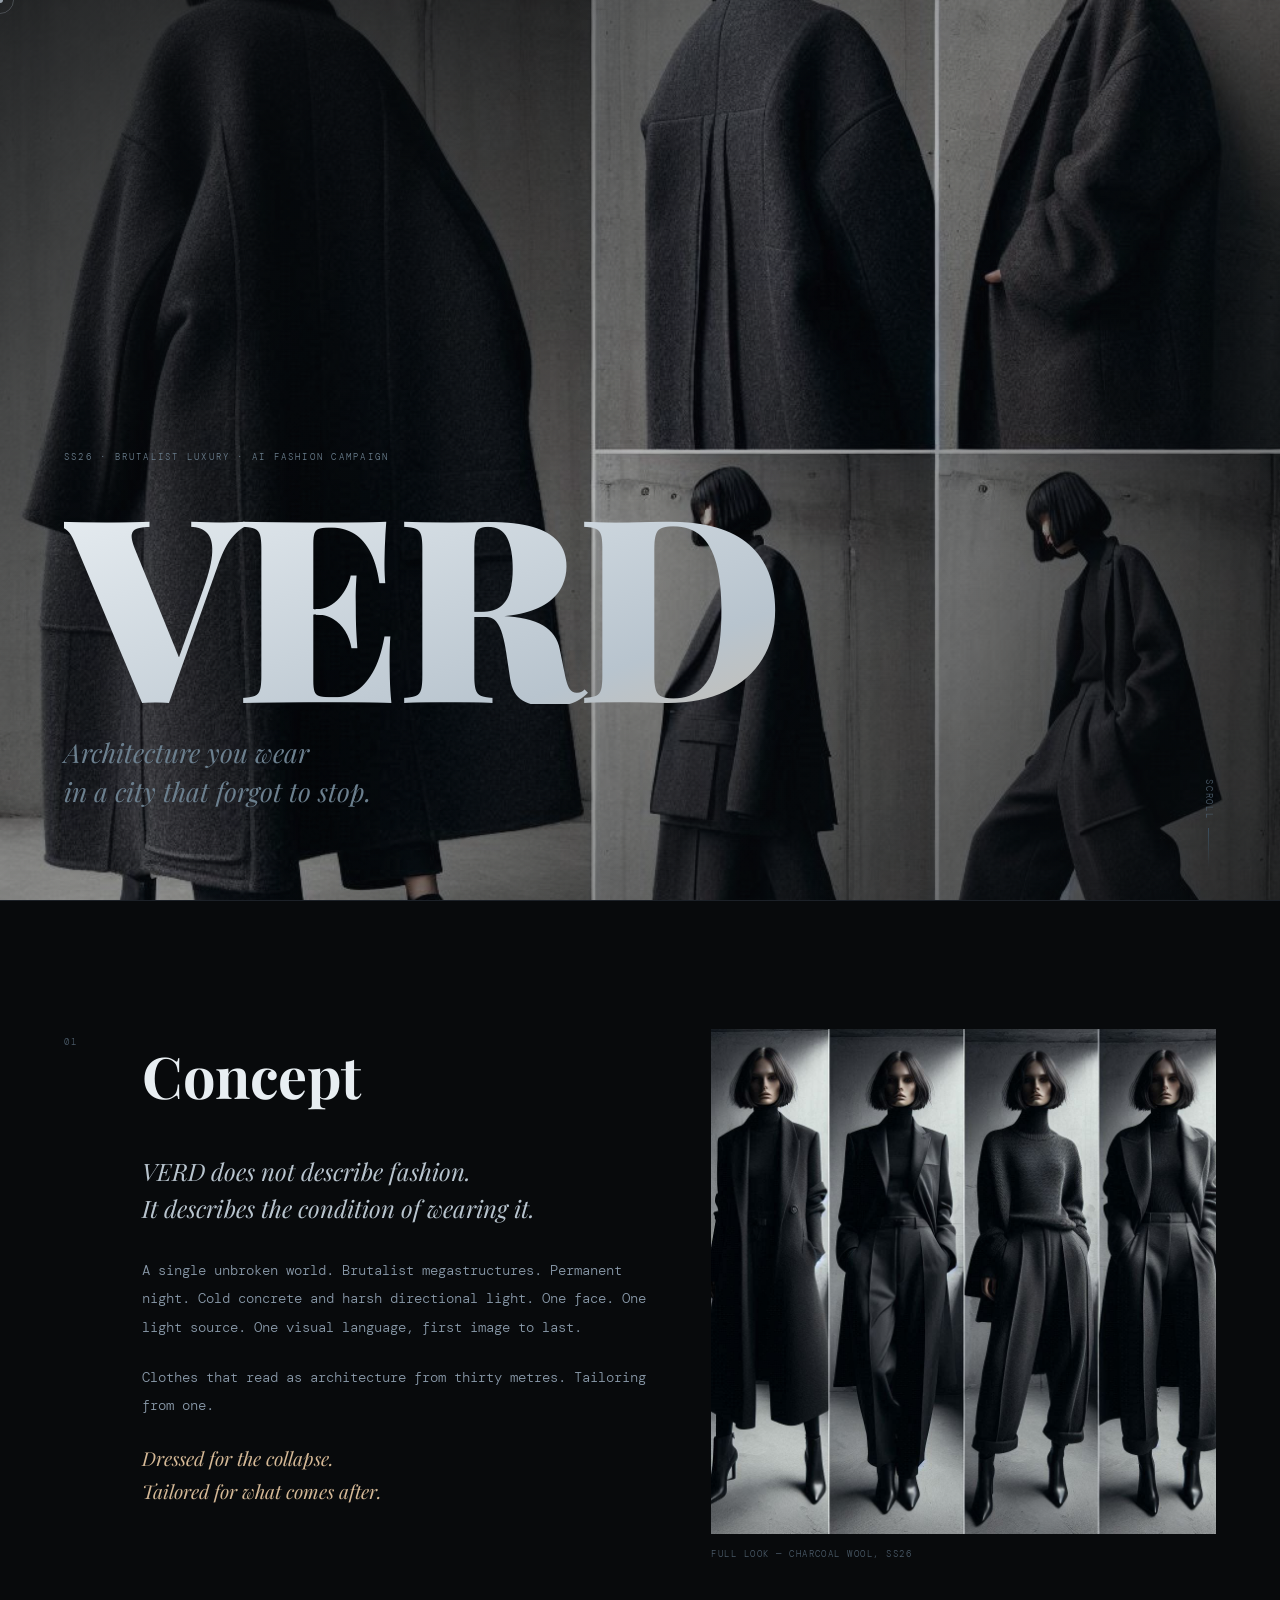
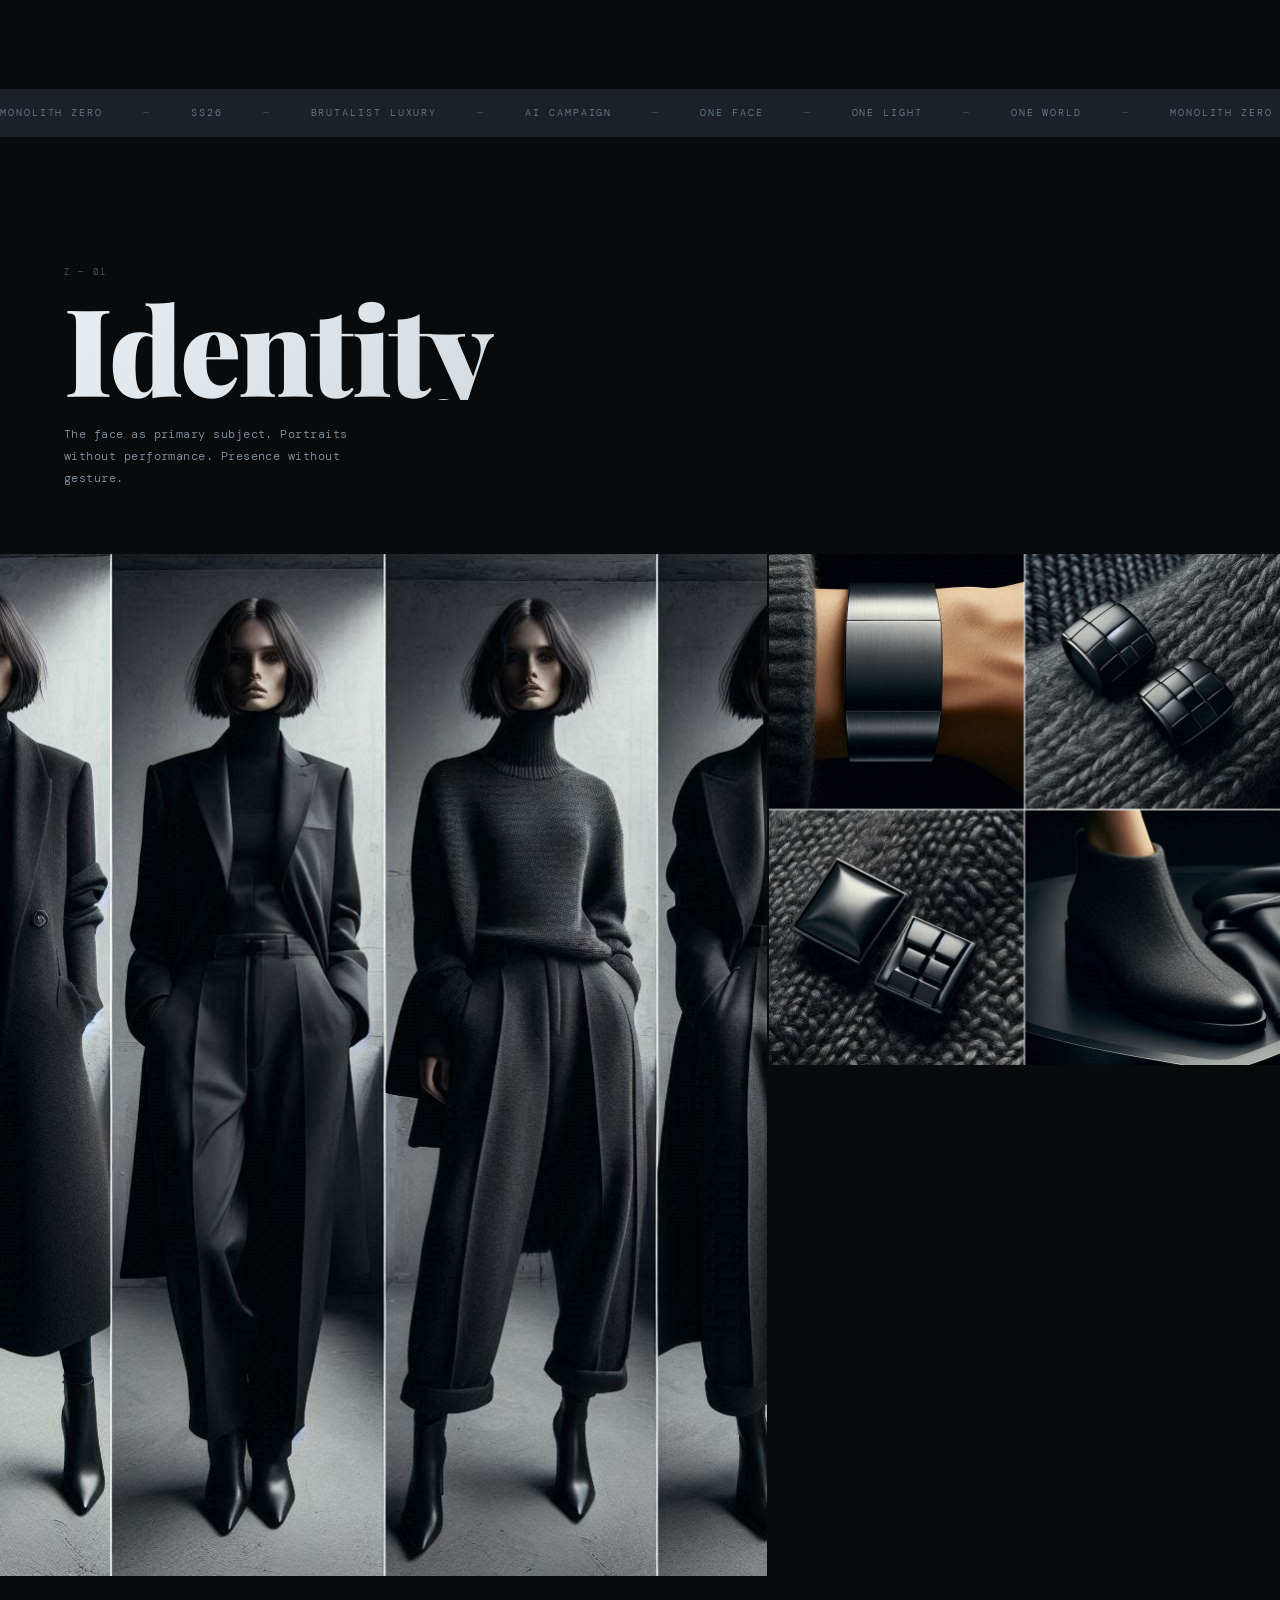
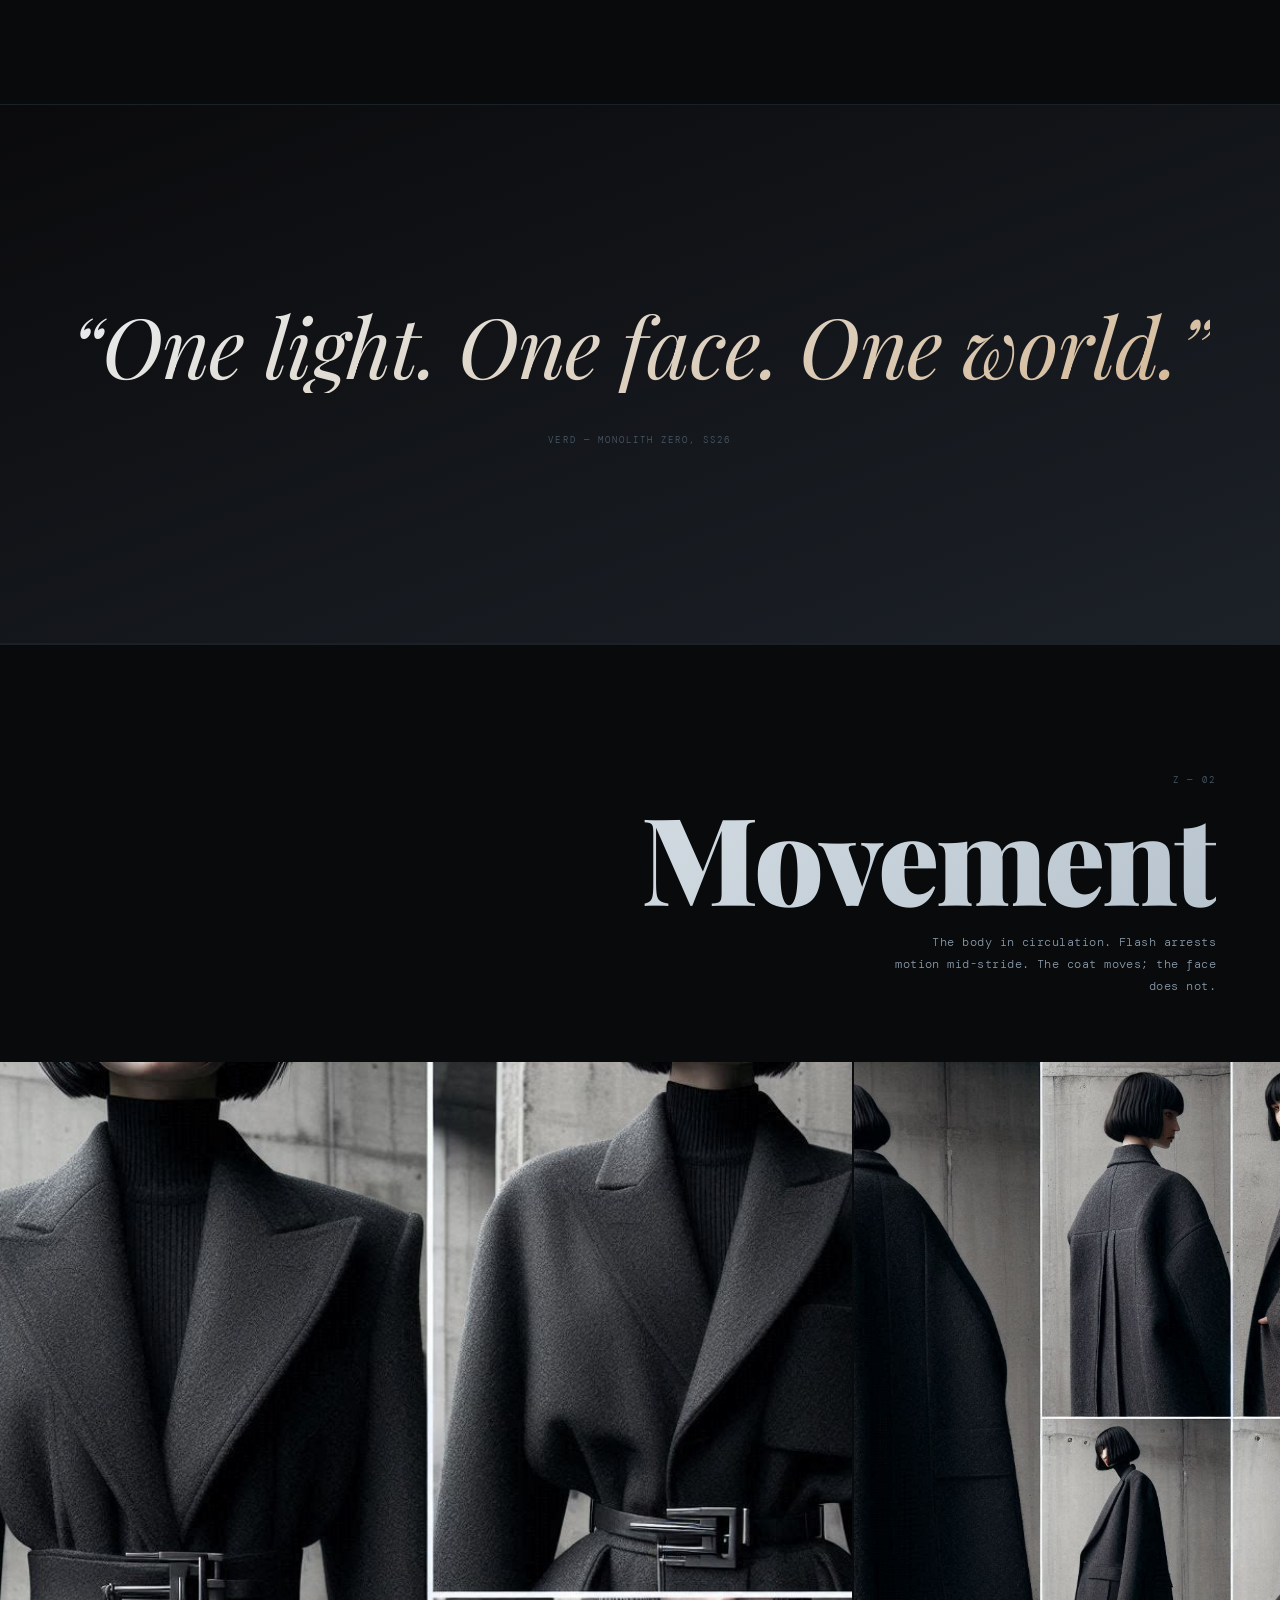
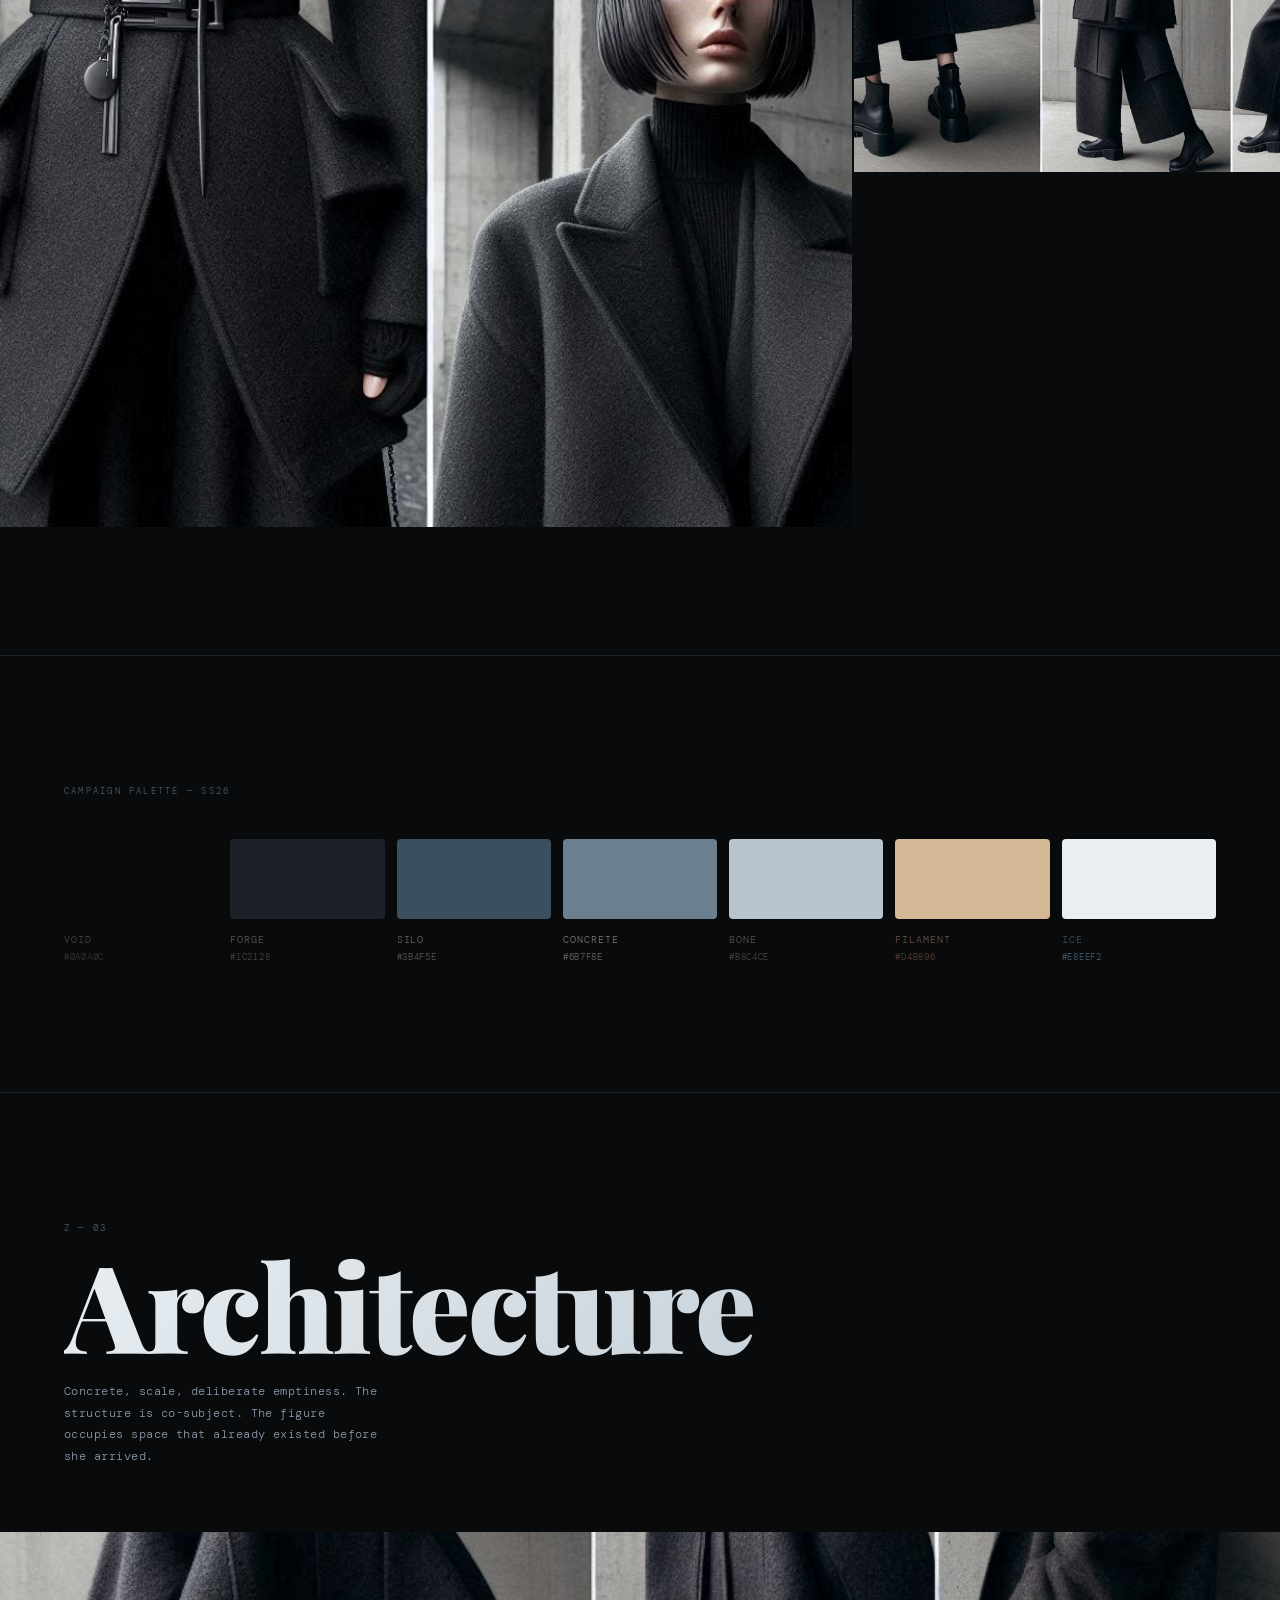
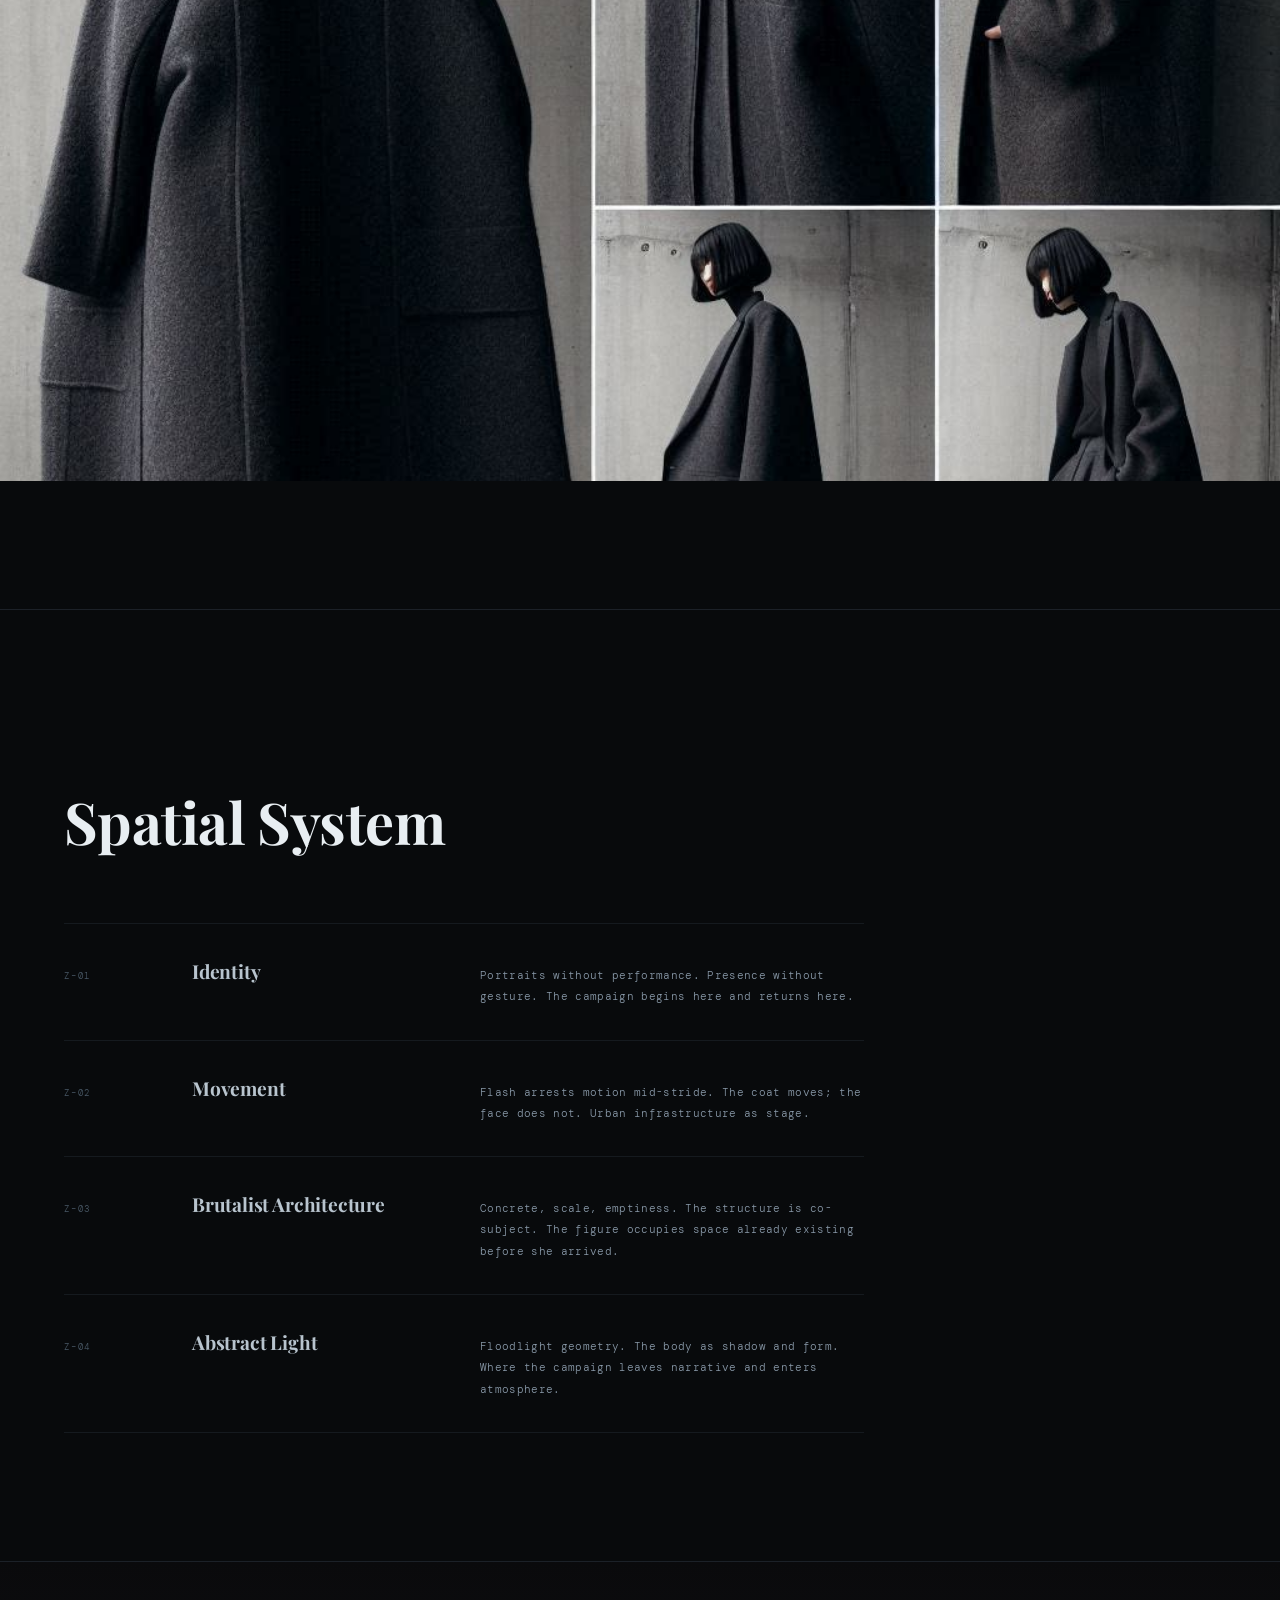
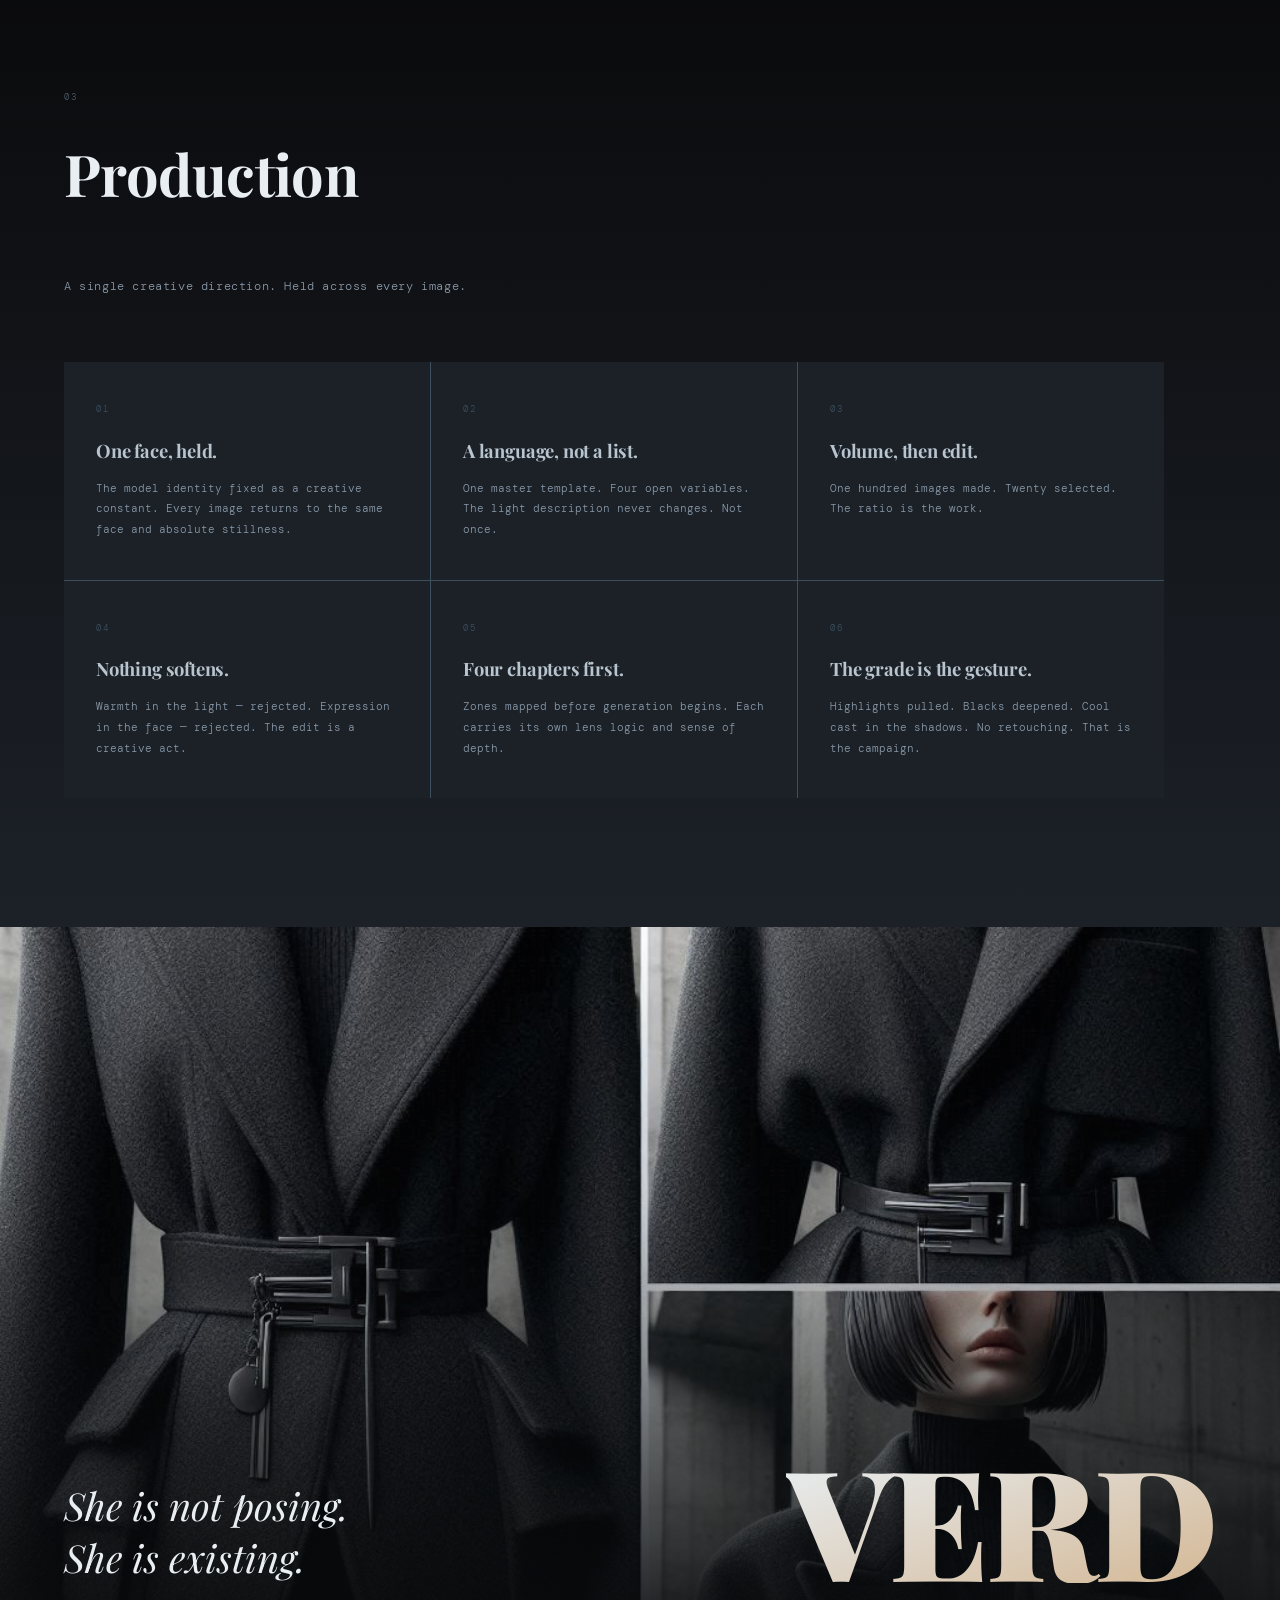
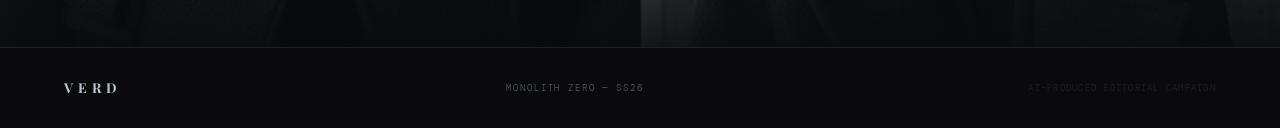
<file: index.html>
<!DOCTYPE html>
<html lang="en">
<head>
  <meta charset="UTF-8" />
  <meta name="viewport" content="width=device-width, initial-scale=1.0" />
  <title>VERD — Monolith Zero SS26</title>
  <meta name="description" content="VERD. Monolith Zero. SS26. Brutalist luxury fashion campaign." />
  <link rel="preconnect" href="https://fonts.googleapis.com" />
  <link rel="preconnect" href="https://fonts.gstatic.com" crossorigin />
  <link href="https://fonts.googleapis.com/css2?family=Playfair+Display:ital,wght@0,400;0,700;0,900;1,400;1,700&family=DM+Mono:wght@300;400&display=swap" rel="stylesheet" />
  <link rel="stylesheet" href="style.css" />
</head>
<body>

<div class="cursor" id="cursor"></div>
<div class="cursor-ring" id="cursorRing"></div>

<div class="loader" id="loader">
  <div class="loader-content">
    <h1 class="loader-title">VERD</h1>
    <p class="loader-sub">SS26 — MONOLITH ZERO</p>
    <div class="loader-line"><div class="loader-progress" id="loaderProgress"></div></div>
  </div>
</div>

<nav class="nav" id="nav">
  <span class="nav-brand">VERD</span>
  <div class="nav-links">
    <a href="#concept">Concept</a>
    <a href="#z01">Identity</a>
    <a href="#z02">Movement</a>
    <a href="#z03">Architecture</a>
  </div>
  <span class="nav-season">SS26 &mdash; Monolith Zero</span>
</nav>

<section class="hero" id="hero">
  <div class="hero-bg" id="heroBg">
    <img id="heroImg" src="" alt="VERD Campaign Hero" />
    <div class="hero-grain"></div>
  </div>
  <div class="hero-overlay"></div>
  <div class="hero-content">
    <p class="hero-eyebrow reveal">SS26 &middot; Brutalist Luxury &middot; AI Fashion Campaign</p>
    <h1 class="hero-title reveal" data-delay="200">VERD</h1>
    <p class="hero-tagline reveal" data-delay="400">Architecture you wear<br>in a city that forgot to stop.</p>
  </div>
  <div class="hero-scroll">
    <span class="scroll-text">Scroll</span>
    <div class="scroll-line"></div>
  </div>
</section>

<section class="concept" id="concept">
  <div class="concept-number reveal">01</div>
  <div class="concept-body">
    <h2 class="concept-heading reveal">Concept</h2>
    <p class="concept-lead reveal">VERD does not describe fashion.<br>It describes the condition of wearing it.</p>
    <p class="concept-p reveal">A single unbroken world. Brutalist megastructures. Permanent night. Cold concrete and harsh directional light. One face. One light source. One visual language, first image to last.</p>
    <p class="concept-p reveal">Clothes that read as architecture from thirty metres. Tailoring from one.</p>
    <p class="concept-close reveal">Dressed for the collapse.<br>Tailored for what comes after.</p>
  </div>
  <div class="concept-image reveal">
    <img id="conceptImg" src="" alt="VERD Concept — Full Look" />
    <div class="img-caption">Full Look — Charcoal Wool, SS26</div>
  </div>
</section>

<div class="ticker">
  <div class="ticker-track">
    <span>MONOLITH ZERO</span><span class="sep">&mdash;</span>
    <span>SS26</span><span class="sep">&mdash;</span>
    <span>BRUTALIST LUXURY</span><span class="sep">&mdash;</span>
    <span>AI CAMPAIGN</span><span class="sep">&mdash;</span>
    <span>ONE FACE</span><span class="sep">&mdash;</span>
    <span>ONE LIGHT</span><span class="sep">&mdash;</span>
    <span>ONE WORLD</span><span class="sep">&mdash;</span>
    <span>MONOLITH ZERO</span><span class="sep">&mdash;</span>
    <span>SS26</span><span class="sep">&mdash;</span>
    <span>BRUTALIST LUXURY</span><span class="sep">&mdash;</span>
    <span>AI CAMPAIGN</span><span class="sep">&mdash;</span>
    <span>ONE FACE</span><span class="sep">&mdash;</span>
    <span>ONE LIGHT</span><span class="sep">&mdash;</span>
    <span>ONE WORLD</span><span class="sep">&mdash;</span>
  </div>
</div>

<section class="zone" id="z01">
  <div class="zone-meta">
    <span class="zone-num reveal">Z &mdash; 01</span>
    <h2 class="zone-title reveal">Identity</h2>
    <p class="zone-desc reveal">The face as primary subject. Portraits without performance. Presence without gesture.</p>
  </div>
  <div class="zone-images zone-images--duo">
    <div class="zimg zimg--tall img-hover reveal">
      <img id="z01a" src="" alt="Identity I" />
      <span class="zimg-label">Four Looks — SS26</span>
    </div>
    <div class="zimg zimg--square img-hover reveal" data-delay="120">
      <img id="z01b" src="" alt="Identity II" />
      <span class="zimg-label">Accessories — Detail</span>
    </div>
  </div>
</section>

<div class="pull-quote">
  <blockquote class="reveal">
    <p>&ldquo;One light. One face. One world.&rdquo;</p>
    <cite>VERD &mdash; Monolith Zero, SS26</cite>
  </blockquote>
</div>

<section class="zone zone--flip" id="z02">
  <div class="zone-meta zone-meta--right">
    <span class="zone-num reveal">Z &mdash; 02</span>
    <h2 class="zone-title reveal">Movement</h2>
    <p class="zone-desc reveal">The body in circulation. Flash arrests motion mid-stride. The coat moves; the face does not.</p>
  </div>
  <div class="zone-images zone-images--featured">
    <div class="zimg zimg--featured img-hover reveal">
      <img id="z02a" src="" alt="Movement I" />
      <span class="zimg-label">Coat Construction — Front</span>
    </div>
    <div class="zimg zimg--portrait img-hover reveal" data-delay="150">
      <img id="z02b" src="" alt="Movement II" />
      <span class="zimg-label">Oversized Silhouette — Movement</span>
    </div>
  </div>
</section>

<section class="palette">
  <p class="palette-label reveal">Campaign Palette — SS26</p>
  <div class="palette-row">
    <div class="swatch reveal" data-delay="0" style="--sw-bg:#0a0a0c;--sw-text:#3b4f5e">
      <div class="sw-color" style="background:#0a0a0c"></div>
      <span class="sw-name" style="color:#444">Void</span>
      <span class="sw-hex" style="color:#333">#0A0A0C</span>
    </div>
    <div class="swatch reveal" data-delay="60" style="--sw-bg:#1c2128;--sw-text:#6b7f8e">
      <div class="sw-color" style="background:#1c2128"></div>
      <span class="sw-name" style="color:#555">Forge</span>
      <span class="sw-hex" style="color:#444">#1C2128</span>
    </div>
    <div class="swatch reveal" data-delay="120">
      <div class="sw-color" style="background:#3b4f5e"></div>
      <span class="sw-name" style="color:#666">Silo</span>
      <span class="sw-hex" style="color:#555">#3B4F5E</span>
    </div>
    <div class="swatch reveal" data-delay="180">
      <div class="sw-color" style="background:#6b7f8e"></div>
      <span class="sw-name" style="color:#777">Concrete</span>
      <span class="sw-hex" style="color:#666">#6B7F8E</span>
    </div>
    <div class="swatch reveal" data-delay="240">
      <div class="sw-color" style="background:#b8c4ce"></div>
      <span class="sw-name" style="color:#555">Bone</span>
      <span class="sw-hex" style="color:#444">#B8C4CE</span>
    </div>
    <div class="swatch reveal" data-delay="300">
      <div class="sw-color" style="background:#d4b896"></div>
      <span class="sw-name" style="color:#6a5040">Filament</span>
      <span class="sw-hex" style="color:#5a4030">#D4B896</span>
    </div>
    <div class="swatch reveal" data-delay="360">
      <div class="sw-color" style="background:#e8eef2"></div>
      <span class="sw-name" style="color:#3b4f5e">Ice</span>
      <span class="sw-hex" style="color:#4a5f6e">#E8EEF2</span>
    </div>
  </div>
</section>

<section class="zone" id="z03">
  <div class="zone-meta">
    <span class="zone-num reveal">Z &mdash; 03</span>
    <h2 class="zone-title reveal">Architecture</h2>
    <p class="zone-desc reveal">Concrete, scale, deliberate emptiness. The structure is co-subject. The figure occupies space that already existed before she arrived.</p>
  </div>
  <div class="zone-images zone-images--full">
    <div class="zimg zimg--cinematic img-hover reveal">
      <img id="z03a" src="" alt="Architecture I" />
      <span class="zimg-label">Full Look — Coat &amp; Volume</span>
    </div>
  </div>
</section>

<section class="spatial" id="spatial">
  <div class="spatial-inner">
    <p class="s-idx reveal">02</p>
    <h2 class="s-title reveal">Spatial System</h2>
    <ul class="s-list">
      <li class="s-item reveal"><span class="si-id">Z–01</span><span class="si-name">Identity</span><span class="si-text">Portraits without performance. Presence without gesture. The campaign begins here and returns here.</span></li>
      <li class="s-item reveal"><span class="si-id">Z–02</span><span class="si-name">Movement</span><span class="si-text">Flash arrests motion mid-stride. The coat moves; the face does not. Urban infrastructure as stage.</span></li>
      <li class="s-item reveal"><span class="si-id">Z–03</span><span class="si-name">Brutalist Architecture</span><span class="si-text">Concrete, scale, emptiness. The structure is co-subject. The figure occupies space already existing before she arrived.</span></li>
      <li class="s-item reveal"><span class="si-id">Z–04</span><span class="si-name">Abstract Light</span><span class="si-text">Floodlight geometry. The body as shadow and form. Where the campaign leaves narrative and enters atmosphere.</span></li>
    </ul>
  </div>
</section>

<section class="production">
  <div class="production-inner">
    <p class="s-idx reveal">03</p>
    <h2 class="s-title reveal">Production</h2>
    <p class="prod-intro reveal">A single creative direction. Held across every image.</p>
    <div class="prod-grid">
      <div class="prod-card reveal" data-delay="0"><span class="pc-num">01</span><h3>One face, held.</h3><p>The model identity fixed as a creative constant. Every image returns to the same face and absolute stillness.</p></div>
      <div class="prod-card reveal" data-delay="80"><span class="pc-num">02</span><h3>A language, not a list.</h3><p>One master template. Four open variables. The light description never changes. Not once.</p></div>
      <div class="prod-card reveal" data-delay="160"><span class="pc-num">03</span><h3>Volume, then edit.</h3><p>One hundred images made. Twenty selected. The ratio is the work.</p></div>
      <div class="prod-card reveal" data-delay="240"><span class="pc-num">04</span><h3>Nothing softens.</h3><p>Warmth in the light — rejected. Expression in the face — rejected. The edit is a creative act.</p></div>
      <div class="prod-card reveal" data-delay="320"><span class="pc-num">05</span><h3>Four chapters first.</h3><p>Zones mapped before generation begins. Each carries its own lens logic and sense of depth.</p></div>
      <div class="prod-card reveal" data-delay="400"><span class="pc-num">06</span><h3>The grade is the gesture.</h3><p>Highlights pulled. Blacks deepened. Cool cast in the shadows. No retouching. That is the campaign.</p></div>
    </div>
  </div>
</section>

<section class="closing" id="closing">
  <div class="closing-img img-hover">
    <img id="closingImg" src="" alt="VERD — Final Campaign Image" />
    <div class="closing-grain"></div>
  </div>
  <div class="closing-overlay"></div>
  <div class="closing-text">
    <p class="closing-line reveal">She is not posing.<br>She is existing.</p>
    <p class="closing-mark reveal" data-delay="200">VERD</p>
  </div>
</section>

<footer class="footer">
  <span class="f-brand">VERD</span>
  <span class="f-mid">Monolith Zero &mdash; SS26</span>
  <span class="f-right">AI-Produced Editorial Campaign</span>
</footer>

<script src="images.js"></script>
<script src="main.js"></script>
</body>
</html>
</file>
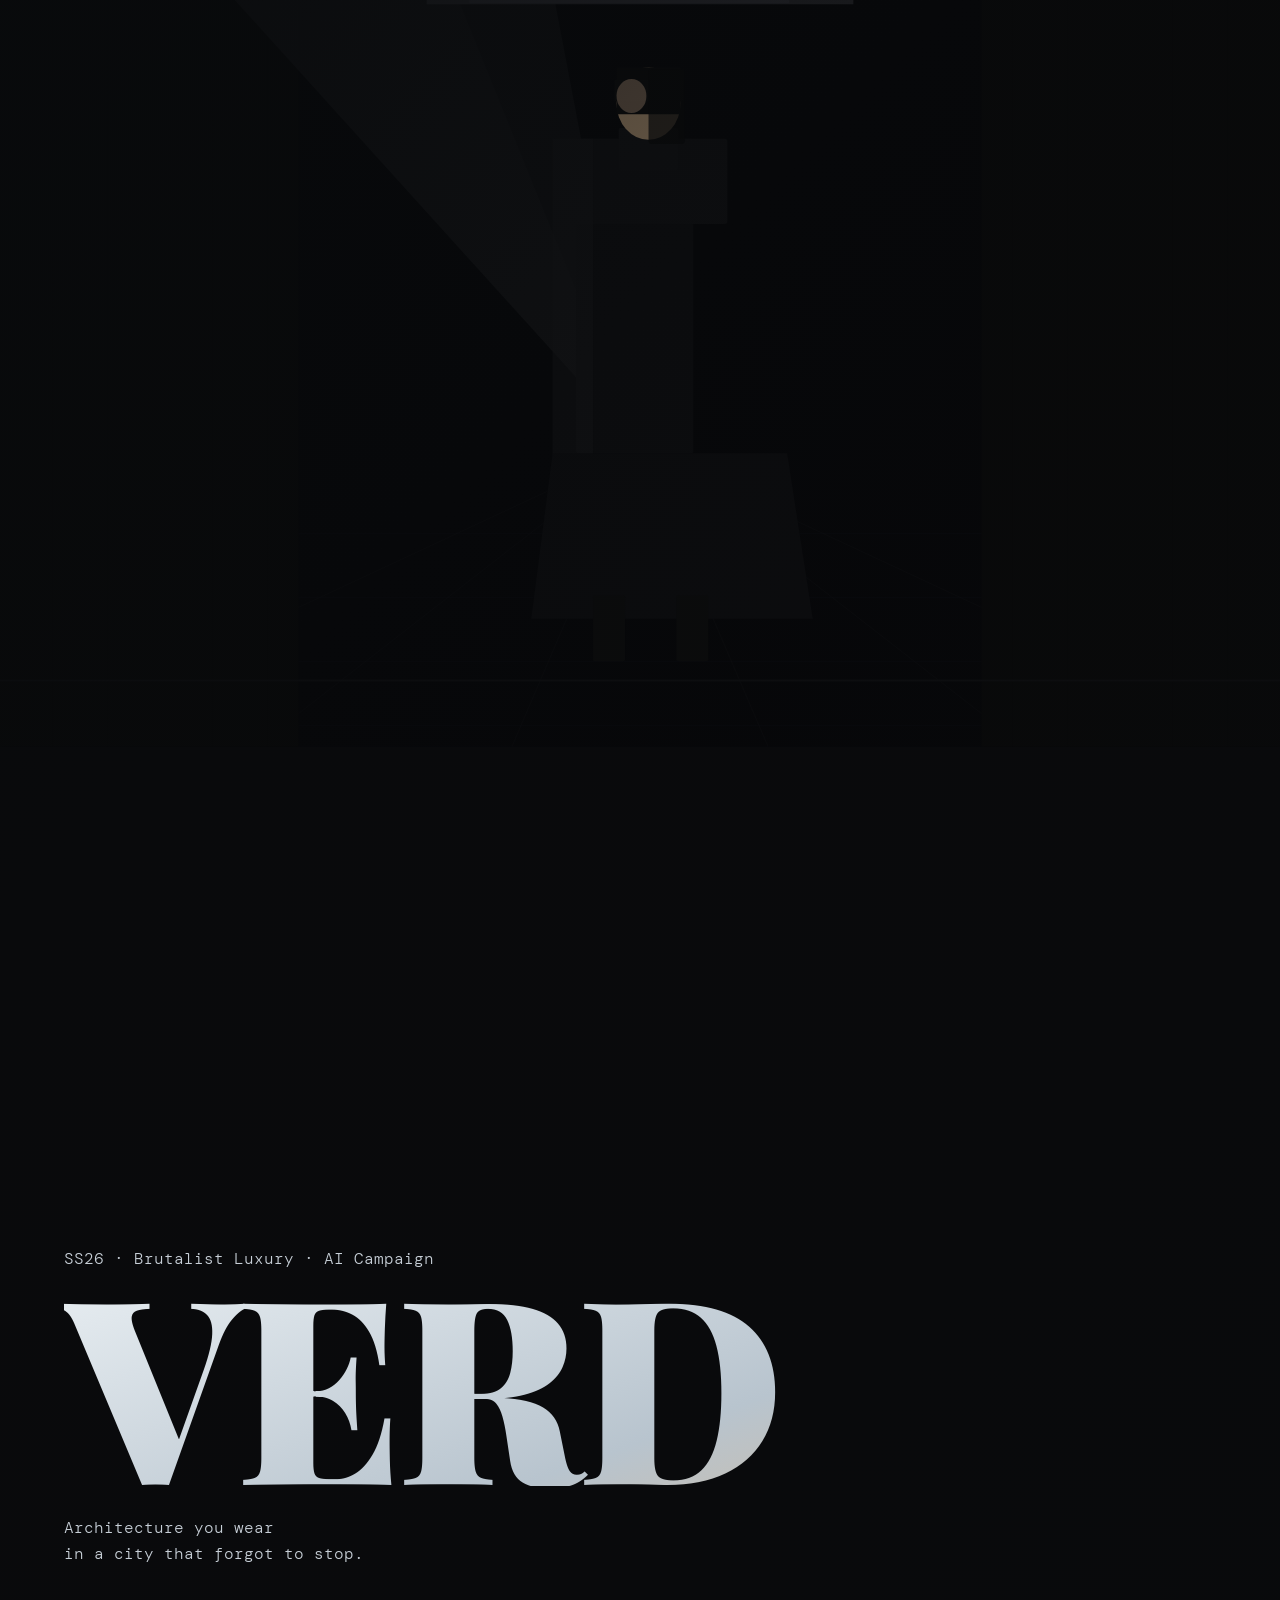
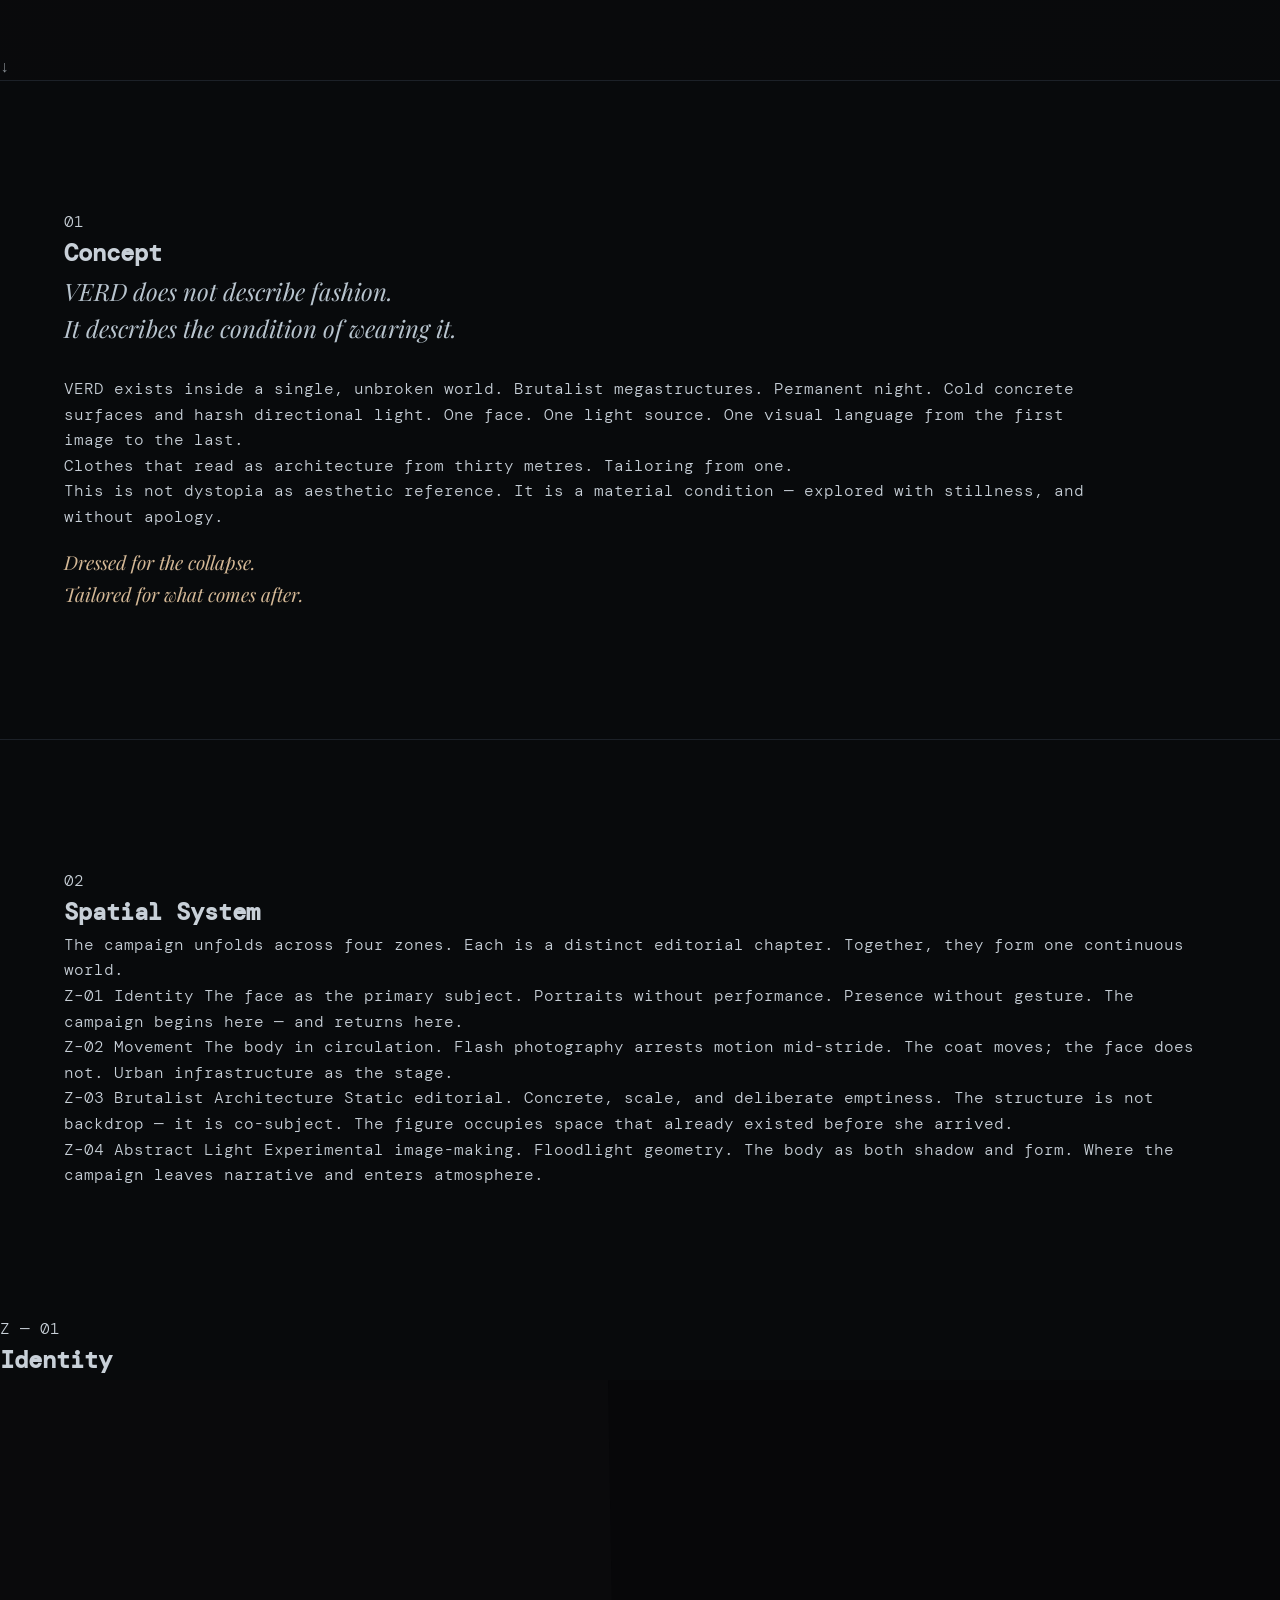
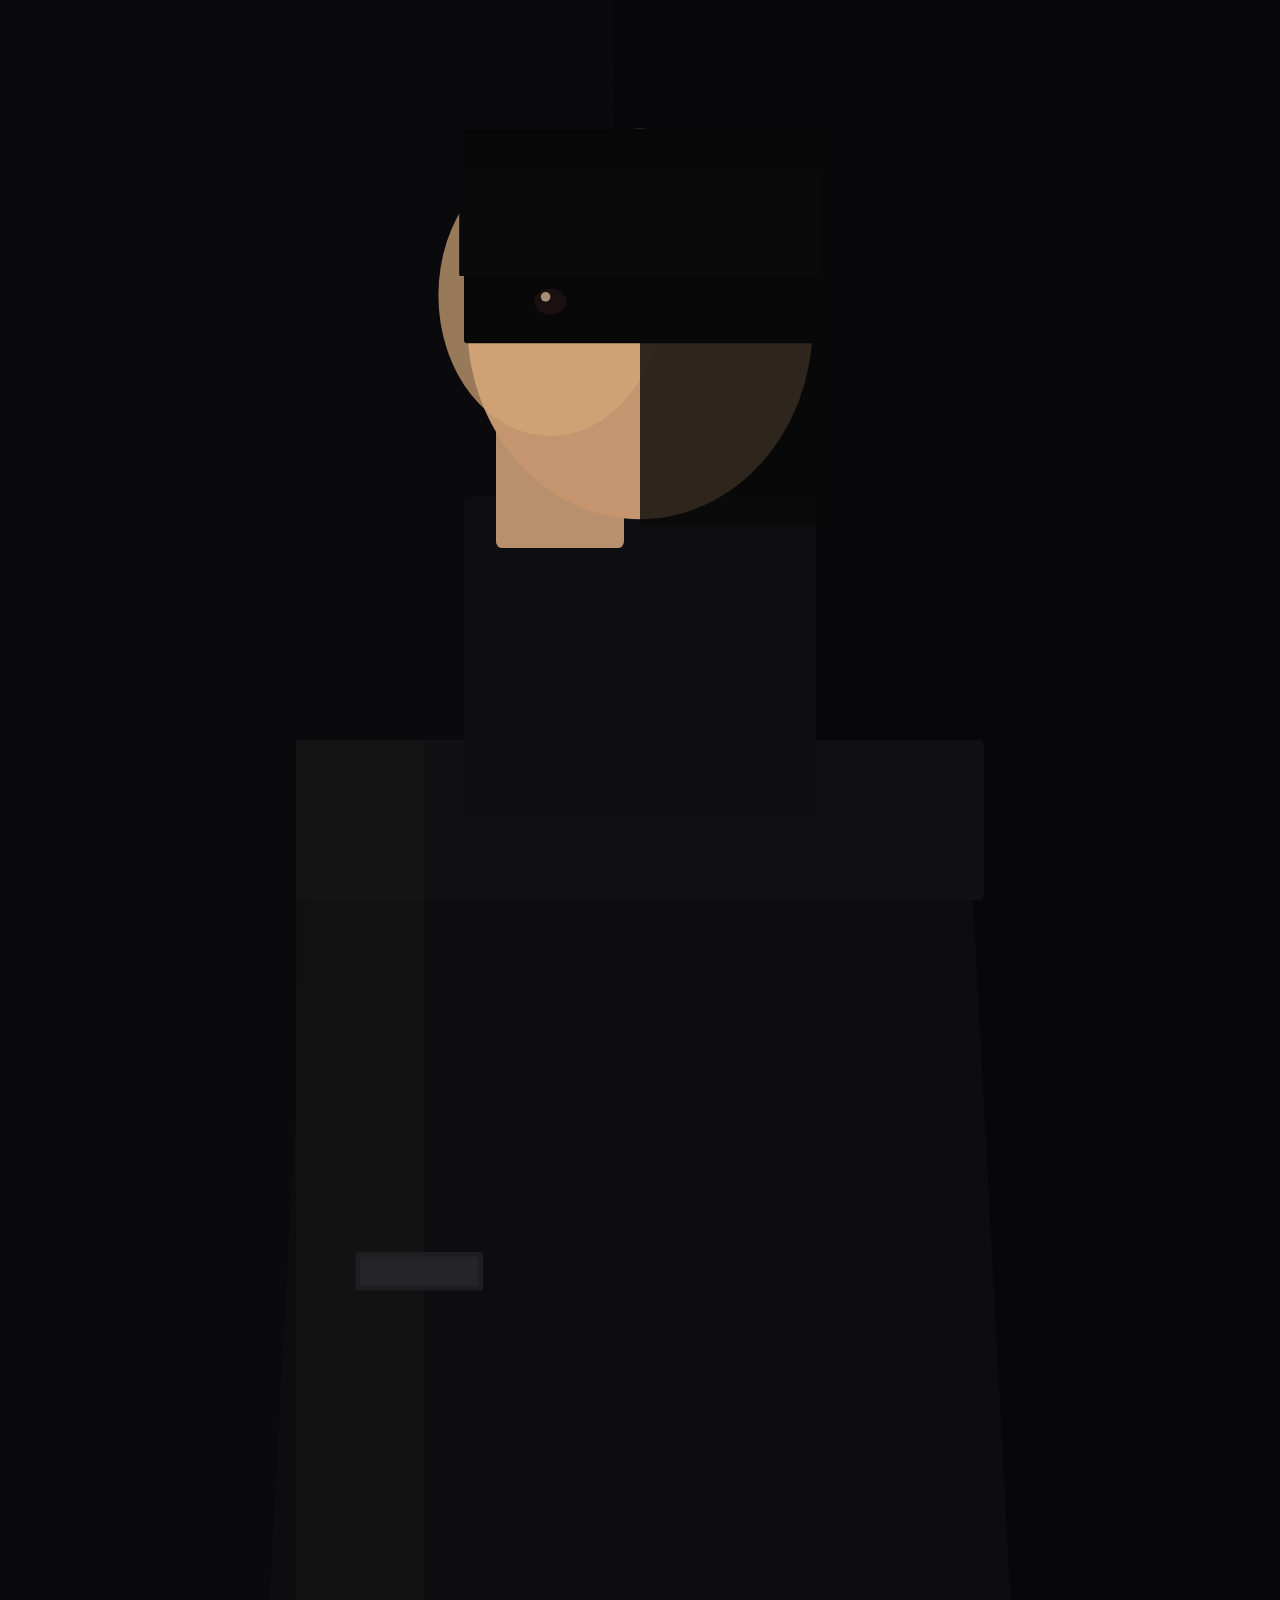
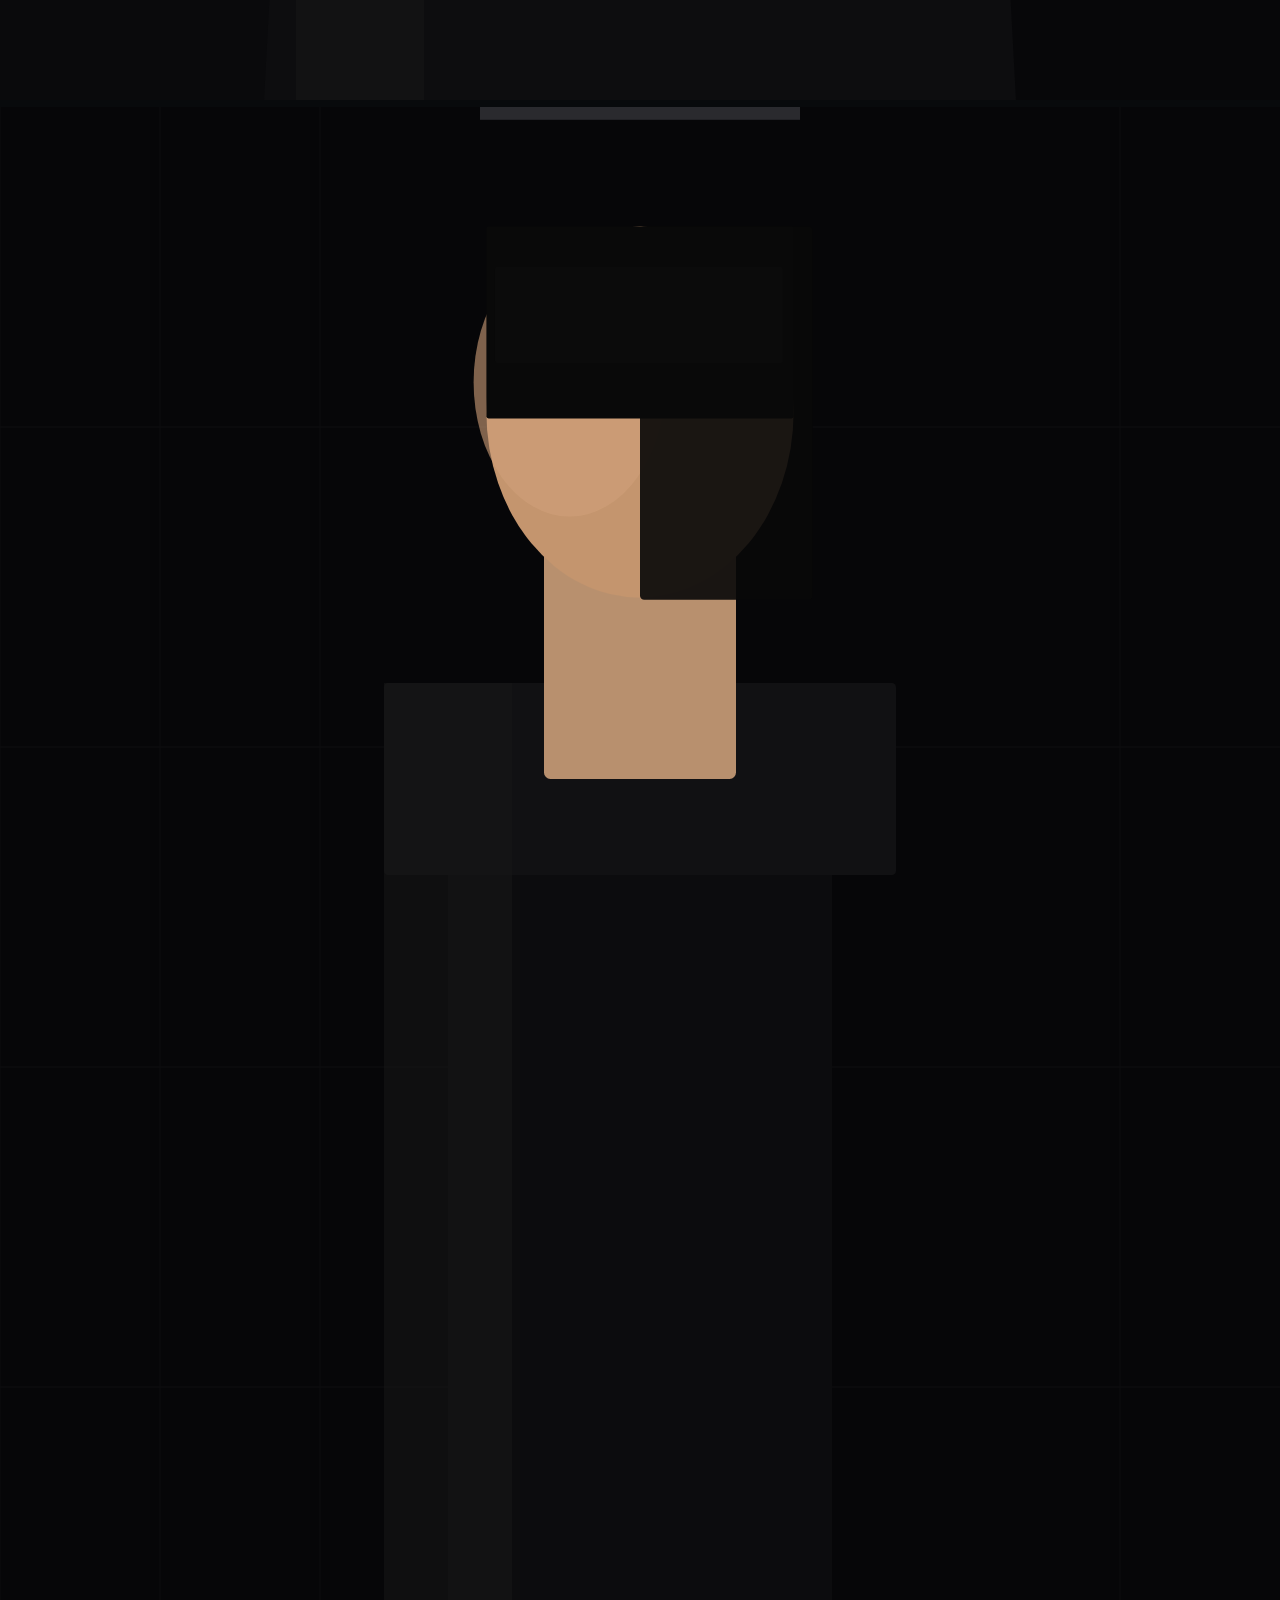
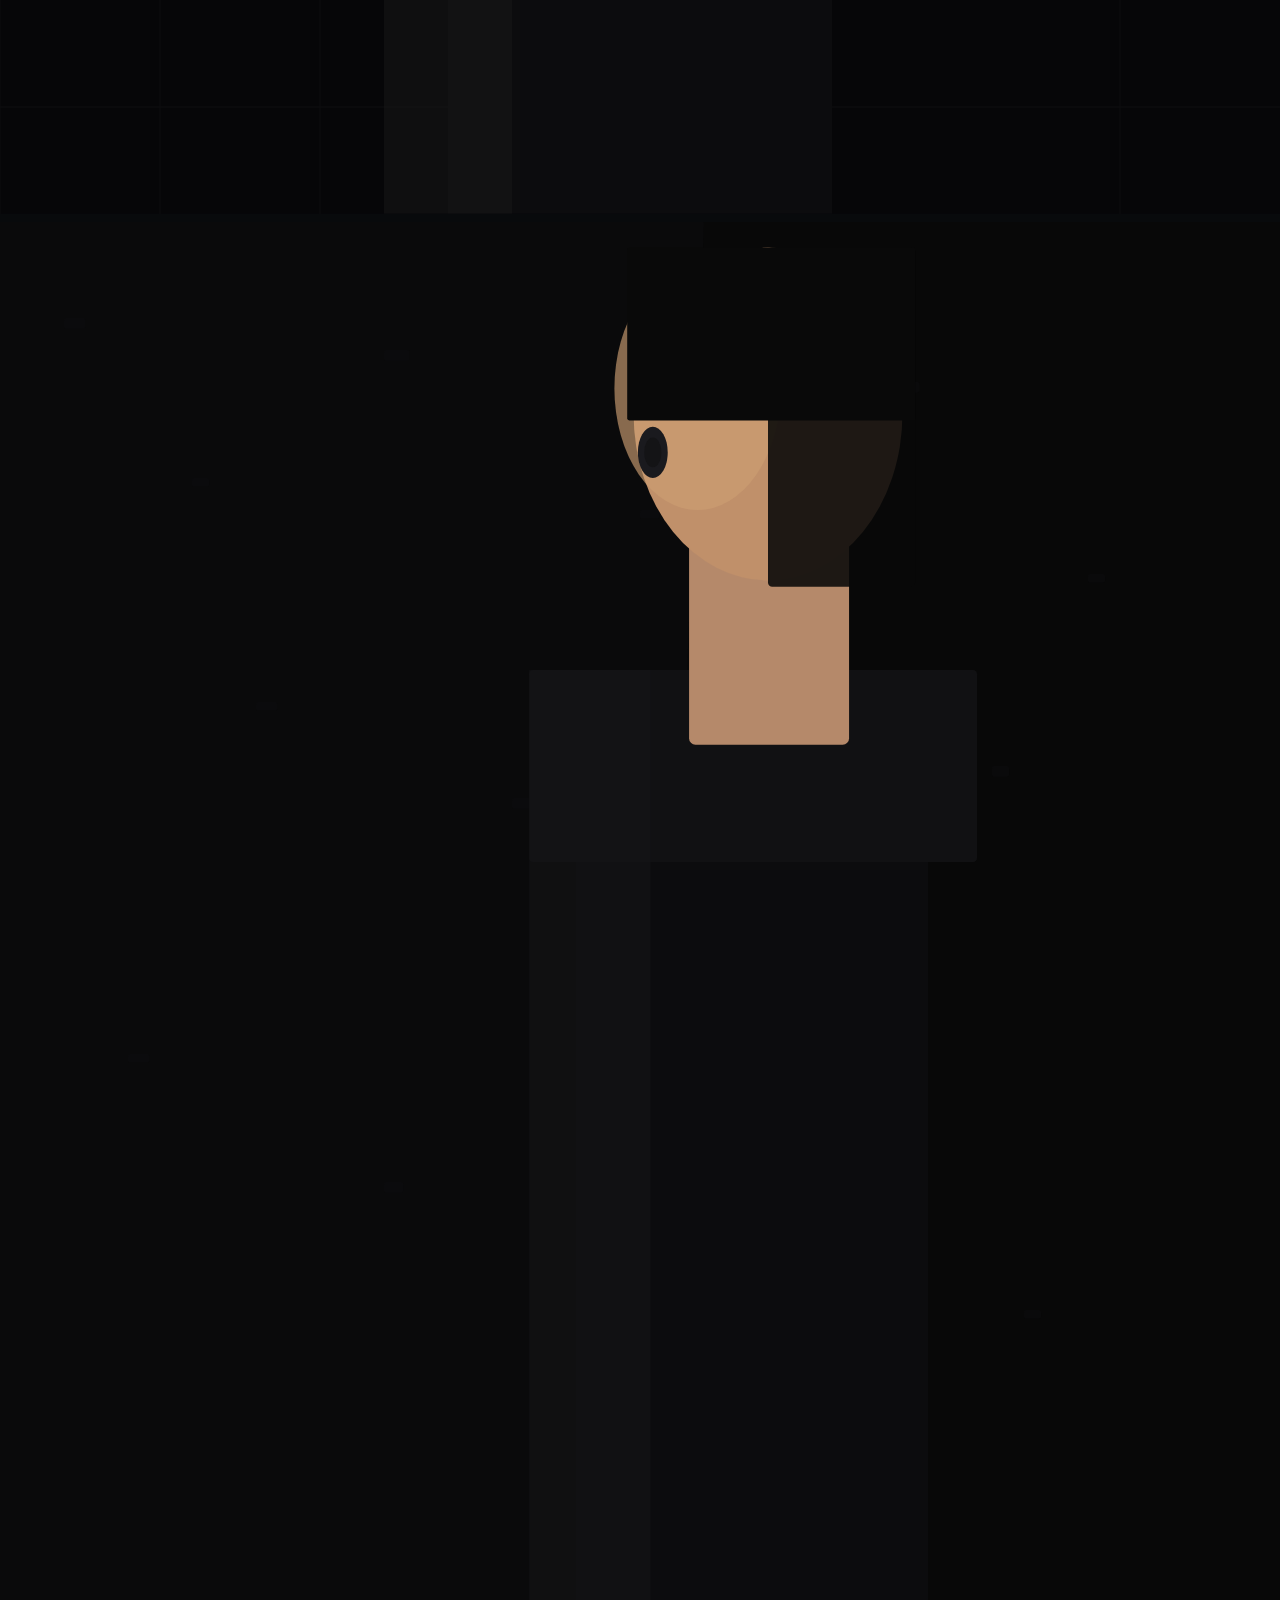
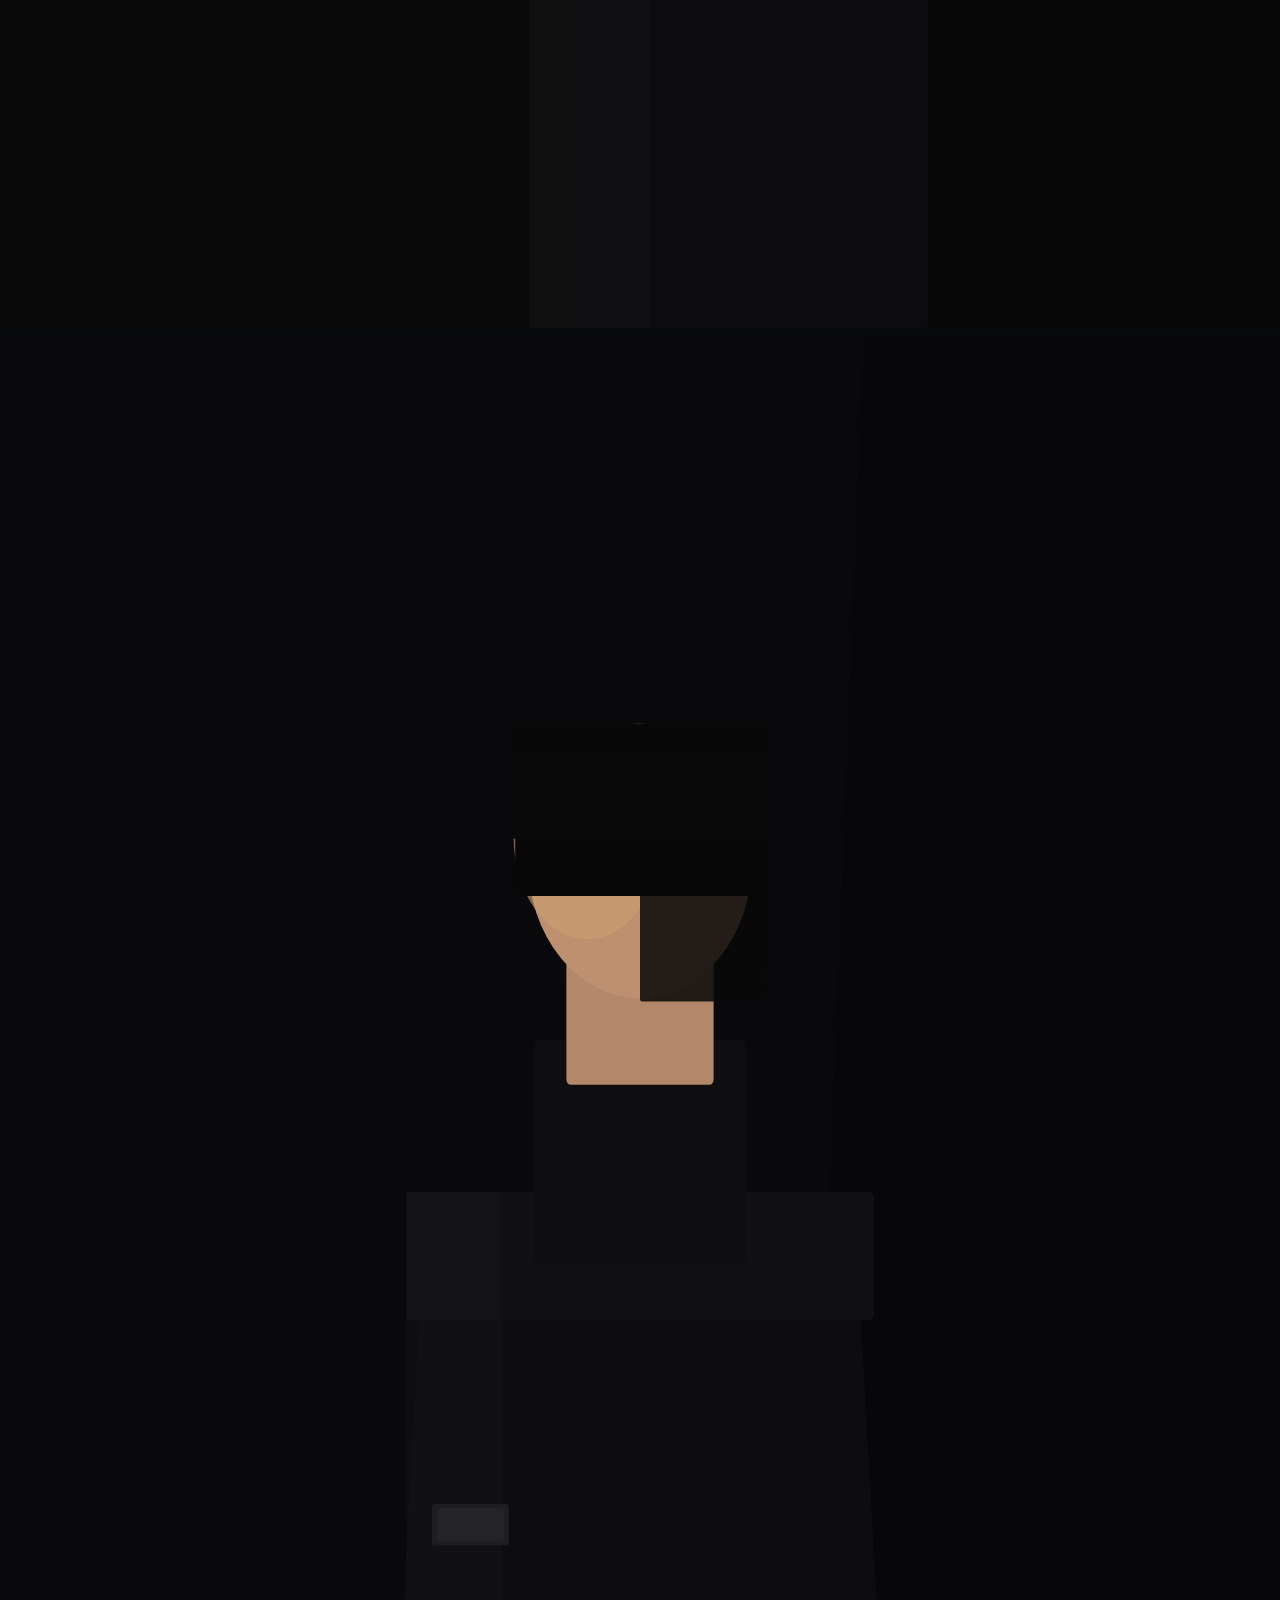
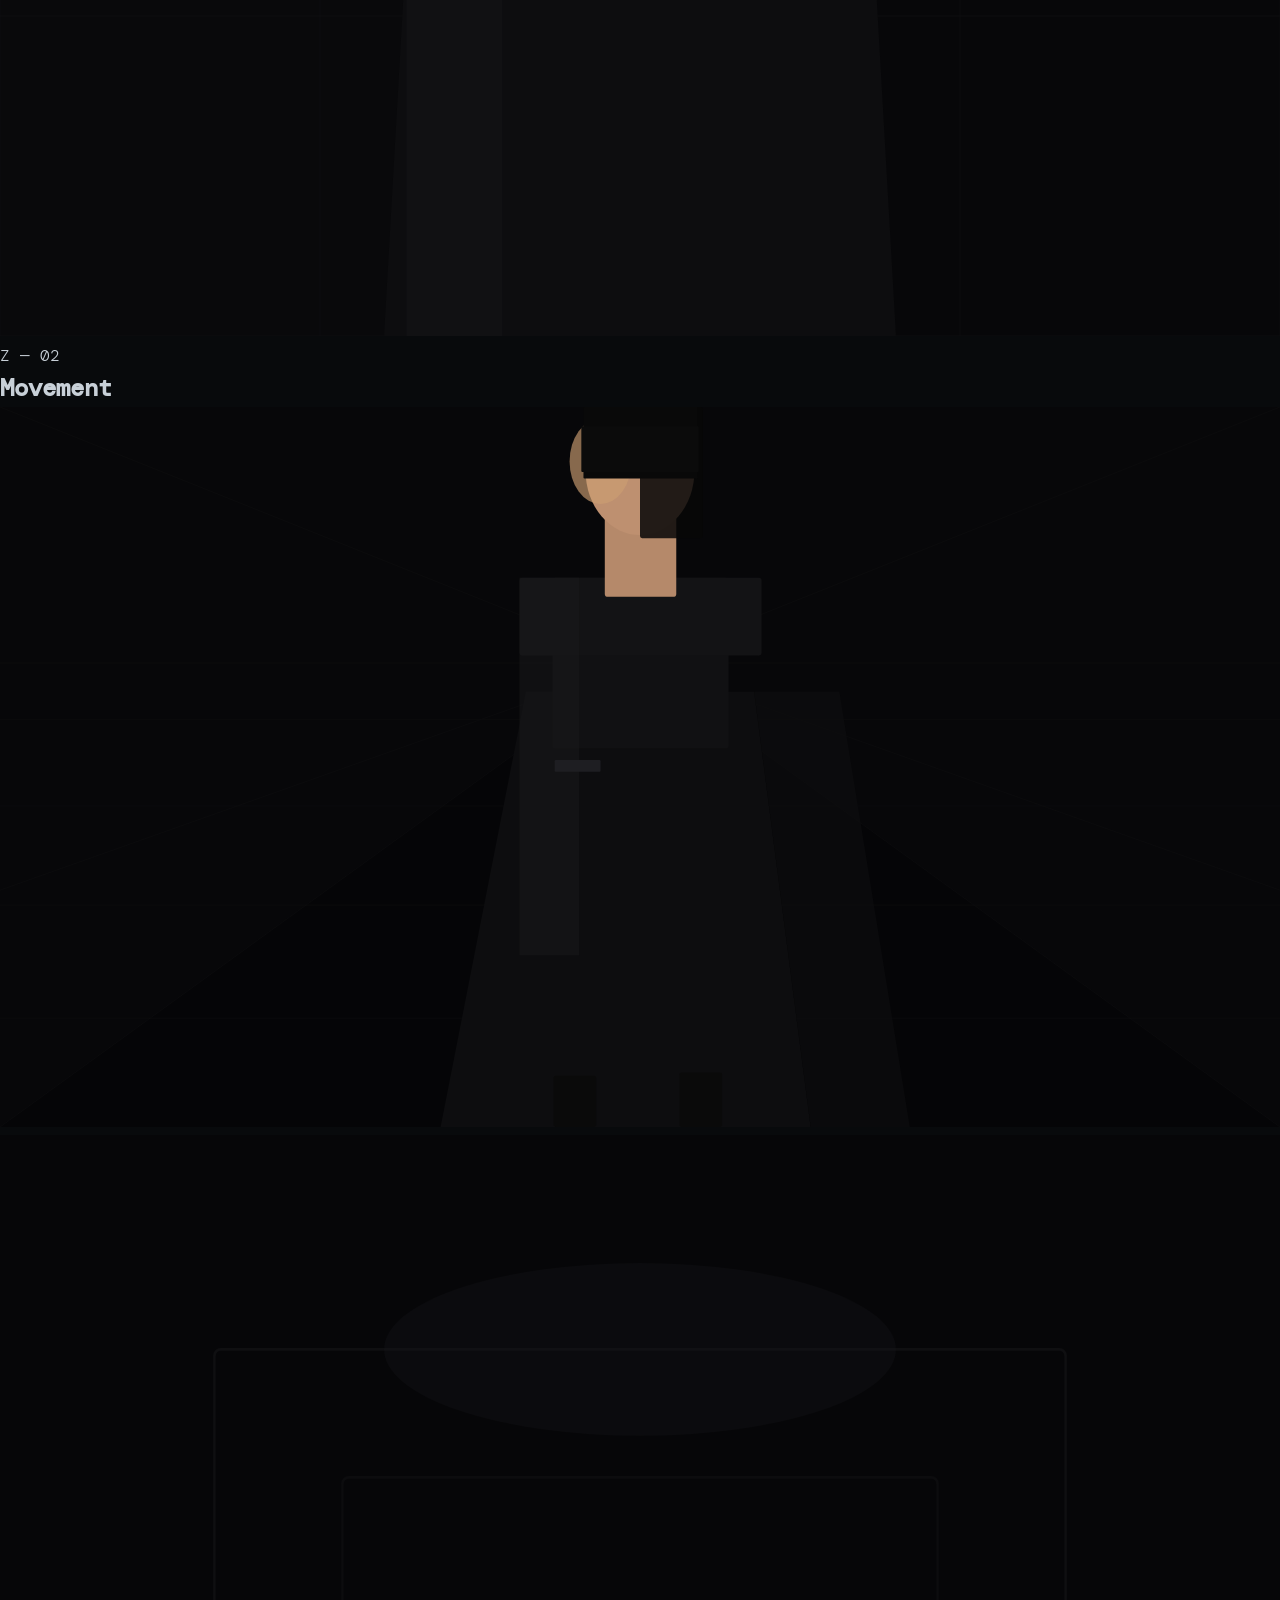
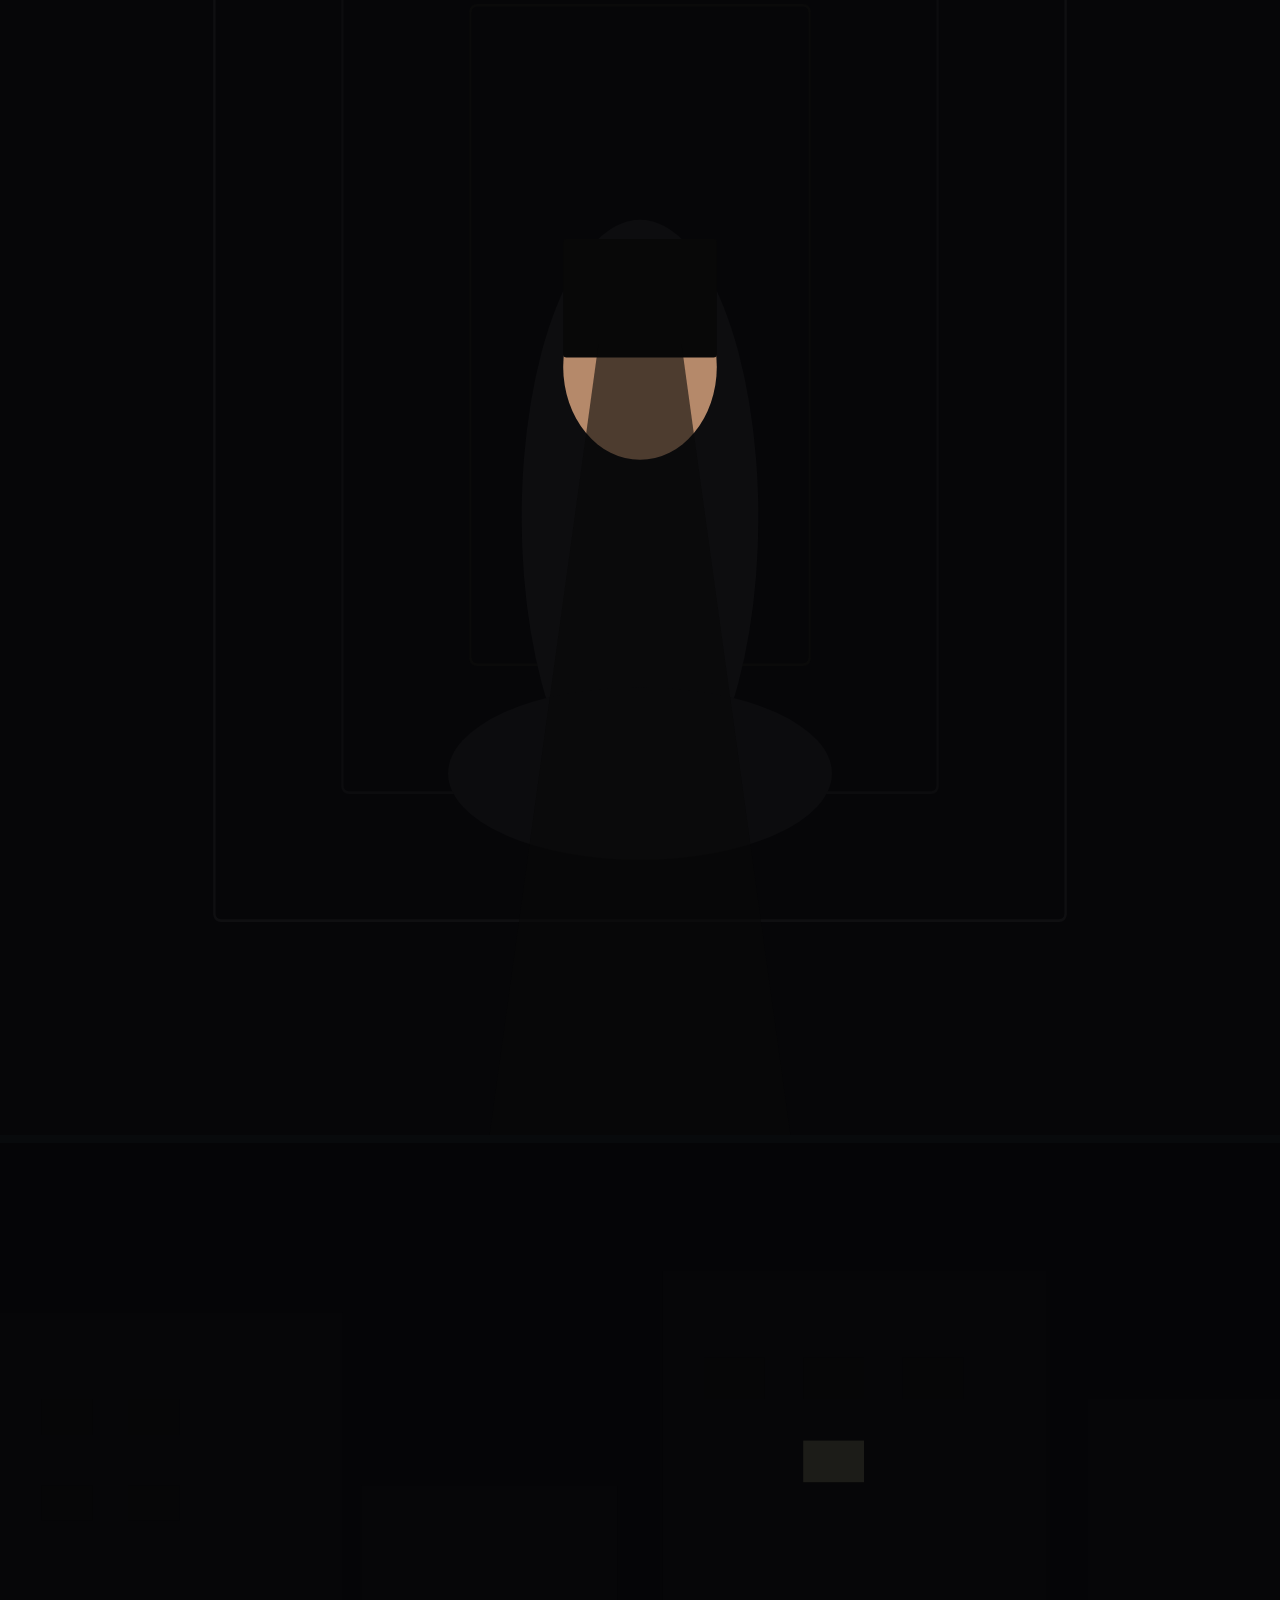
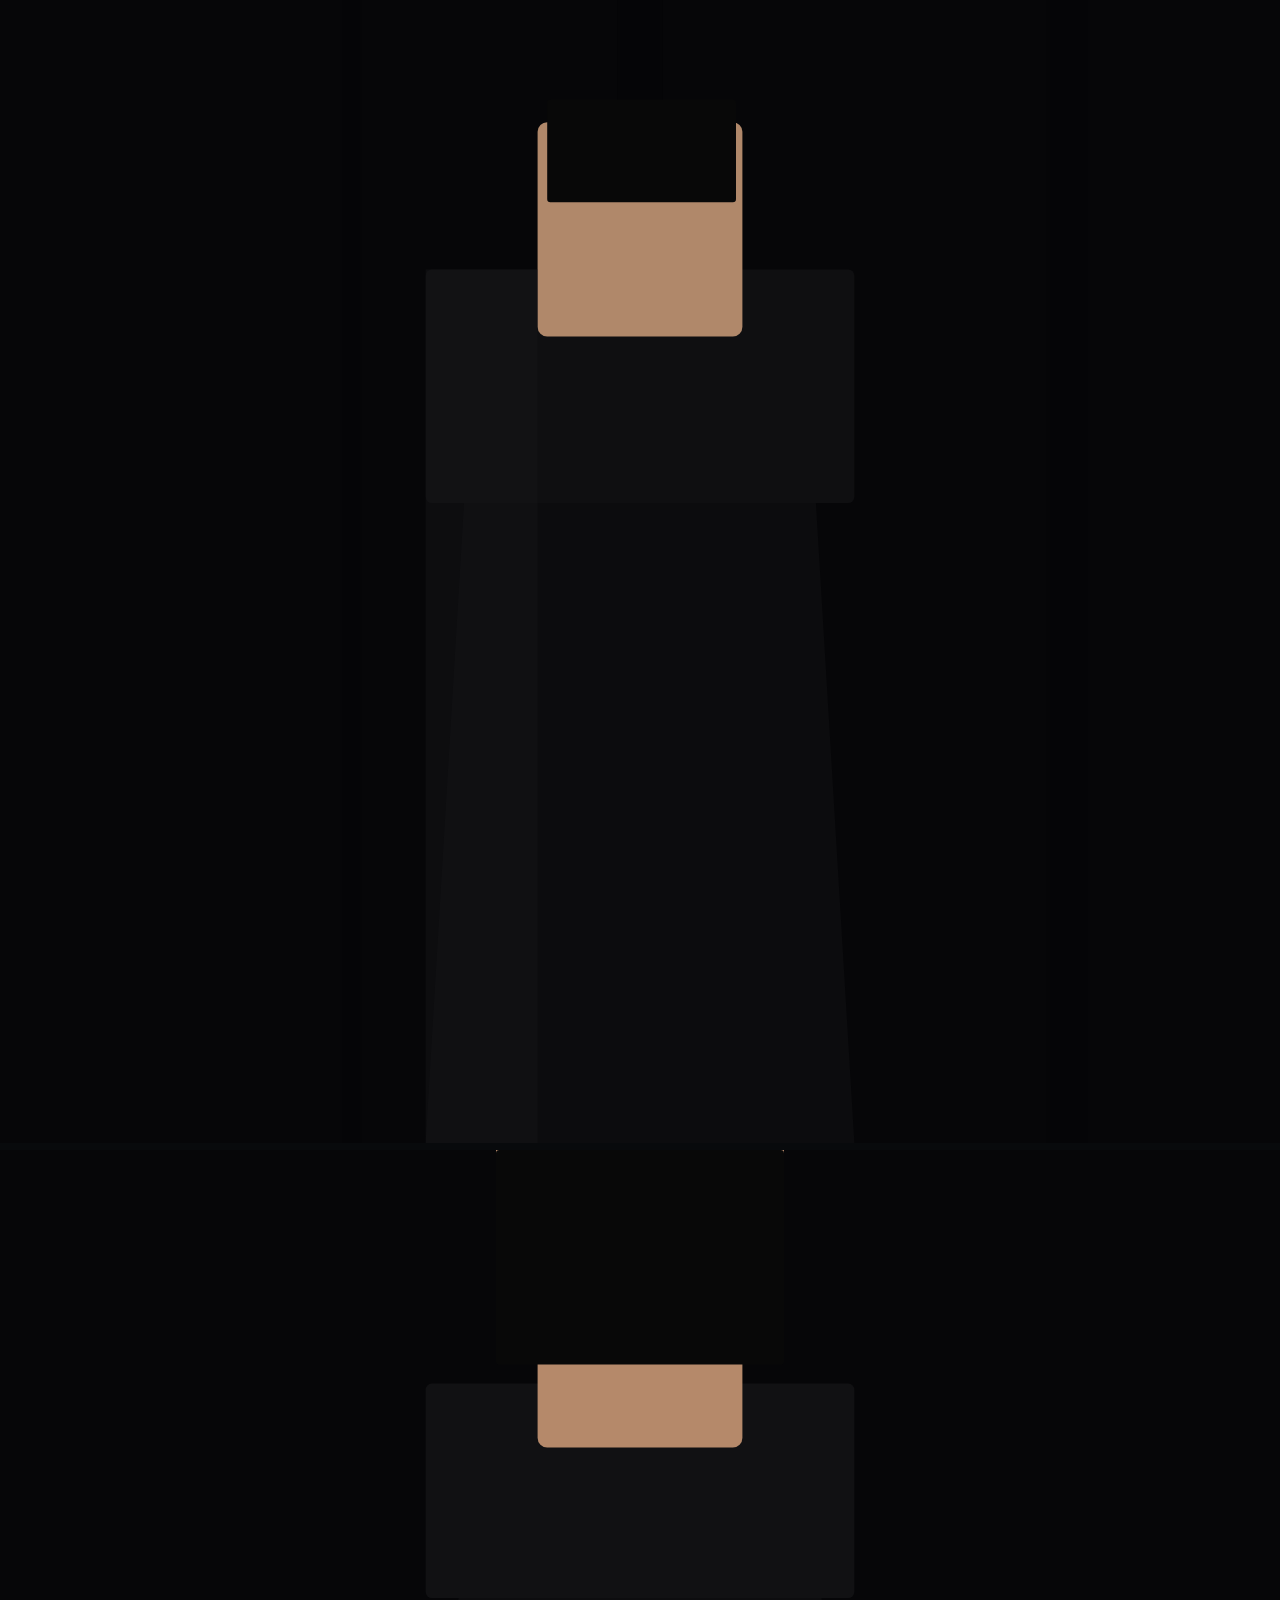
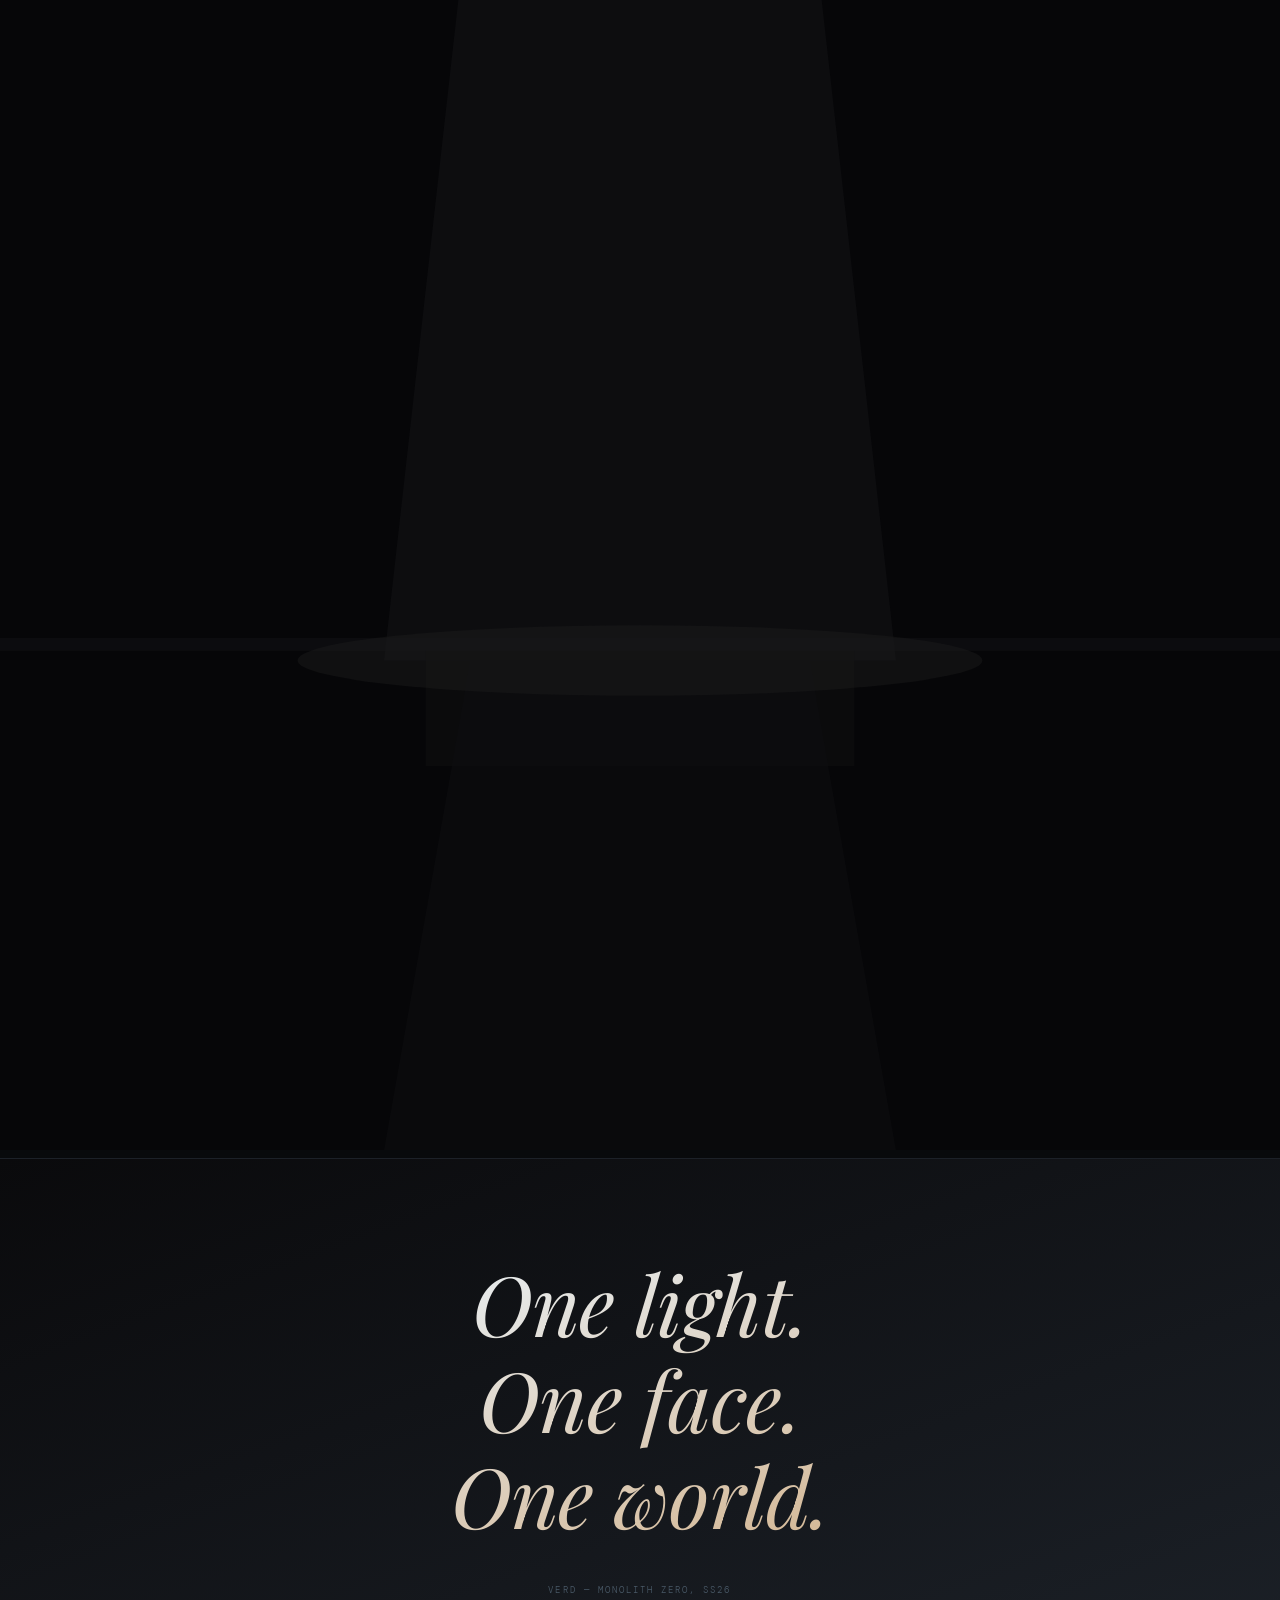
<file: index (1).html>
<!DOCTYPE html>
<html lang="en">
<head>
  <meta charset="UTF-8" />
  <meta name="viewport" content="width=device-width, initial-scale=1.0" />
  <title>VERD — Monolith Zero SS26</title>
  <meta name="description" content="VERD. Monolith Zero. SS26. Brutalist luxury. A single world, unbroken." />
  <link rel="preconnect" href="https://fonts.googleapis.com" />
  <link rel="preconnect" href="https://fonts.gstatic.com" crossorigin />
  <link href="https://fonts.googleapis.com/css2?family=Playfair+Display:ital,wght@0,700;0,900;1,400&family=DM+Mono:wght@300;400&display=swap" rel="stylesheet" />
  <link rel="stylesheet" href="style.css" />
</head>
<body>

<nav class="nav">
  <span class="nav-brand">VERD</span>
  <span class="nav-season">SS26 &mdash; MONOLITH ZERO</span>
</nav>

<!-- ═══ HERO ═══ -->
<section class="hero" id="hero">
  <div class="hero-scene">
    <svg viewBox="0 0 1200 700" preserveAspectRatio="xMidYMid slice" xmlns="http://www.w3.org/2000/svg">
      <rect width="1200" height="700" fill="#060608"/>
      <g stroke="#0f0f11" stroke-width="0.5">
        <line x1="0" y1="500" x2="1200" y2="500"/><line x1="0" y1="560" x2="1200" y2="560"/>
        <line x1="0" y1="620" x2="1200" y2="620"/><line x1="0" y1="680" x2="1200" y2="680"/>
        <line x1="600" y1="420" x2="0" y2="700" stroke="#111113" stroke-width="0.4"/>
        <line x1="600" y1="420" x2="240" y2="700" stroke="#111113" stroke-width="0.4"/>
        <line x1="600" y1="420" x2="480" y2="700" stroke="#111113" stroke-width="0.4"/>
        <line x1="600" y1="420" x2="720" y2="700" stroke="#111113" stroke-width="0.4"/>
        <line x1="600" y1="420" x2="960" y2="700" stroke="#111113" stroke-width="0.4"/>
        <line x1="600" y1="420" x2="1200" y2="700" stroke="#111113" stroke-width="0.4"/>
      </g>
      <rect x="0" y="0" width="280" height="700" fill="#090909"/>
      <rect x="920" y="0" width="280" height="700" fill="#090909"/>
      <g stroke="#0d0d0f" stroke-width="0.3">
        <line x1="50" y1="0" x2="50" y2="700"/><line x1="100" y1="0" x2="100" y2="700"/>
        <line x1="150" y1="0" x2="150" y2="700"/><line x1="200" y1="0" x2="200" y2="700"/>
        <line x1="250" y1="0" x2="250" y2="700"/>
        <line x1="950" y1="0" x2="950" y2="700"/><line x1="1000" y1="0" x2="1000" y2="700"/>
        <line x1="1050" y1="0" x2="1050" y2="700"/><line x1="1100" y1="0" x2="1100" y2="700"/>
        <line x1="1150" y1="0" x2="1150" y2="700"/>
      </g>
      <polygon points="220,0 520,0 600,420" fill="#1a1a1c" opacity="0.6"/>
      <polygon points="220,0 430,0 600,420" fill="#1e1e20" opacity="0.35"/>
      <rect x="540" y="130" width="110" height="295" rx="2" fill="#0e0e10"/>
      <polygon points="518,425 738,425 762,580 498,580" fill="#0d0d0f"/>
      <rect x="518" y="130" width="164" height="80" rx="3" fill="#111113"/>
      <rect x="580" y="120" width="56" height="40" rx="2" fill="#131315"/>
      <ellipse cx="608" cy="97" rx="30" ry="34" fill="#c8a882"/>
      <rect x="578" y="63" width="60" height="44" rx="1" fill="#0a0a0a"/>
      <rect x="576" y="75" width="64" height="20" rx="1" fill="#0d0d0d"/>
      <ellipse cx="592" cy="90" rx="14" ry="16" fill="#d4b090" opacity="0.6"/>
      <rect x="608" y="65" width="34" height="70" rx="2" fill="#090909" opacity="0.75"/>
      <rect x="518" y="130" width="38" height="295" fill="#1a1a1c" opacity="0.5"/>
      <rect x="556" y="558" width="30" height="62" rx="2" fill="#0c0c0c"/>
      <rect x="634" y="558" width="30" height="62" rx="2" fill="#0c0c0c"/>
      <rect x="400" y="0" width="400" height="4" fill="#2a2a2e"/>
      <rect x="440" y="0" width="300" height="3" fill="#383840" opacity="0.6"/>
      <line x1="0" y1="638" x2="1200" y2="638" stroke="#0f0f11" stroke-width="2"/>
    </svg>
  </div>
  <div class="hero-overlay"></div>
  <div class="hero-content">
    <p class="eyebrow">SS26 &middot; Brutalist Luxury &middot; AI Campaign</p>
    <h1 class="hero-title">VERD</h1>
    <p class="hero-line">Architecture you wear<br>in a city that forgot to stop.</p>
  </div>
  <span class="scroll-hint" aria-hidden="true">&#8595;</span>
</section>

<!-- ═══ CONCEPT ═══ -->
<section class="section concept" id="concept">
  <div class="section-inner">
    <p class="index-label">01</p>
    <h2 class="section-title">Concept</h2>
    <div class="concept-body">
      <p class="concept-lead">VERD does not describe fashion.<br>It describes the condition of wearing it.</p>
      <p>VERD exists inside a single, unbroken world. Brutalist megastructures. Permanent night. Cold concrete surfaces and harsh directional light. One face. One light source. One visual language from the first image to the last.</p>
      <p>Clothes that read as architecture from thirty metres. Tailoring from one.</p>
      <p>This is not dystopia as aesthetic reference. It is a material condition &mdash; explored with stillness, and without apology.</p>
      <p class="concept-close">Dressed for the collapse.<br>Tailored for what comes after.</p>
    </div>
  </div>
</section>

<!-- ═══ SPATIAL SYSTEM ═══ -->
<section class="section spatial" id="spatial">
  <div class="section-inner">
    <p class="index-label">02</p>
    <h2 class="section-title">Spatial System</h2>
    <p class="spatial-intro">The campaign unfolds across four zones. Each is a distinct editorial chapter. Together, they form one continuous world.</p>
    <ul class="zone-list">
      <li class="zone-row">
        <span class="zone-id">Z&ndash;01</span>
        <span class="zone-name">Identity</span>
        <span class="zone-text">The face as the primary subject. Portraits without performance. Presence without gesture. The campaign begins here &mdash; and returns here.</span>
      </li>
      <li class="zone-row">
        <span class="zone-id">Z&ndash;02</span>
        <span class="zone-name">Movement</span>
        <span class="zone-text">The body in circulation. Flash photography arrests motion mid-stride. The coat moves; the face does not. Urban infrastructure as the stage.</span>
      </li>
      <li class="zone-row">
        <span class="zone-id">Z&ndash;03</span>
        <span class="zone-name">Brutalist Architecture</span>
        <span class="zone-text">Static editorial. Concrete, scale, and deliberate emptiness. The structure is not backdrop &mdash; it is co-subject. The figure occupies space that already existed before she arrived.</span>
      </li>
      <li class="zone-row">
        <span class="zone-id">Z&ndash;04</span>
        <span class="zone-name">Abstract Light</span>
        <span class="zone-text">Experimental image-making. Floodlight geometry. The body as both shadow and form. Where the campaign leaves narrative and enters atmosphere.</span>
      </li>
    </ul>
  </div>
</section>

<!-- ═══ ZONE 01 — IDENTITY ═══ -->
<section class="zone-chapter" id="z01">
  <header class="zone-hd">
    <p class="zone-chapter-id">Z &mdash; 01</p>
    <h2 class="zone-chapter-title">Identity</h2>
  </header>

  <div class="img-full">
    <svg viewBox="0 0 800 1200" preserveAspectRatio="xMidYMid slice" xmlns="http://www.w3.org/2000/svg">
      <rect width="800" height="1200" fill="#070709"/>
      <g stroke="#0c0c0e" stroke-width="0.4" opacity="0.5">
        <line x1="0" y1="0" x2="800" y2="1200"/><line x1="133" y1="0" x2="933" y2="1200"/>
        <line x1="0" y1="300" x2="800" y2="300"/><line x1="0" y1="600" x2="800" y2="600"/>
        <line x1="0" y1="900" x2="800" y2="900"/>
      </g>
      <polygon points="0,0 380,0 400,1200 0,1200" fill="#0f0f11" opacity="0.5"/>
      <rect x="220" y="640" width="360" height="560" rx="4" fill="#0d0d0f"/>
      <polygon points="195,640 605,640 635,1200 165,1200" fill="#0d0d0f"/>
      <rect x="185" y="600" width="430" height="100" rx="4" fill="#111113"/>
      <rect x="185" y="600" width="80" height="600" fill="#181819" opacity="0.5"/>
      <rect x="290" y="448" width="220" height="200" rx="4" fill="#0e0e10"/>
      <rect x="310" y="390" width="80" height="90" rx="4" fill="#b8906e"/>
      <ellipse cx="400" cy="340" rx="108" ry="122" fill="#c4956e"/>
      <ellipse cx="344" cy="322" rx="70" ry="88" fill="#d4a87a" opacity="0.7"/>
      <rect x="400" y="218" width="118" height="248" rx="4" fill="#090909" opacity="0.8"/>
      <rect x="290" y="218" width="220" height="134" rx="2" fill="#080808"/>
      <rect x="287" y="244" width="226" height="66" rx="1" fill="#0a0a0a"/>
      <ellipse cx="344" cy="326" rx="10" ry="8" fill="#1a1010"/>
      <ellipse cx="341" cy="323" rx="3" ry="3" fill="#c8b090" opacity="0.8"/>
      <rect x="222" y="920" width="80" height="24" rx="2" fill="#1e1e22"/>
      <rect x="225" y="923" width="74" height="18" rx="2" fill="#252528"/>
    </svg>
  </div>

  <div class="grid-two">
    <div class="img-half">
      <svg viewBox="0 0 600 800" preserveAspectRatio="xMidYMid slice" xmlns="http://www.w3.org/2000/svg">
        <rect width="600" height="800" fill="#060608"/>
        <g stroke="#0e0e10" stroke-width="0.5">
          <line x1="0" y1="0" x2="0" y2="800"/><line x1="75" y1="0" x2="75" y2="800"/>
          <line x1="150" y1="0" x2="150" y2="800"/><line x1="525" y1="0" x2="525" y2="800"/>
          <line x1="0" y1="150" x2="600" y2="150"/><line x1="0" y1="300" x2="600" y2="300"/>
          <line x1="0" y1="450" x2="600" y2="450"/><line x1="0" y1="600" x2="600" y2="600"/>
          <line x1="0" y1="750" x2="600" y2="750"/>
        </g>
        <rect x="225" y="0" width="150" height="6" fill="#2a2a2e"/>
        <rect x="210" y="300" width="180" height="500" fill="#0c0c0e"/>
        <rect x="180" y="270" width="240" height="90" rx="2" fill="#111113"/>
        <rect x="180" y="270" width="60" height="530" fill="#181819" opacity="0.5"/>
        <rect x="255" y="195" width="90" height="120" rx="3" fill="#b8906e"/>
        <ellipse cx="300" cy="143" rx="72" ry="87" fill="#c4956e"/>
        <ellipse cx="267" cy="129" rx="45" ry="63" fill="#d0a07a" opacity="0.6"/>
        <rect x="300" y="56" width="81" height="175" rx="2" fill="#080808" opacity="0.9"/>
        <rect x="228" y="56" width="144" height="90" rx="1" fill="#090909"/>
        <rect x="232" y="75" width="135" height="45" rx="1" fill="#0b0b0b"/>
      </svg>
    </div>
    <div class="img-half">
      <svg viewBox="0 0 600 800" preserveAspectRatio="xMidYMid slice" xmlns="http://www.w3.org/2000/svg">
        <rect width="600" height="800" fill="#080808"/>
        <g fill="#0b0b0d" opacity="0.8">
          <rect x="30" y="45" width="10" height="5" rx="1"/><rect x="90" y="120" width="8" height="4" rx="1"/>
          <rect x="180" y="60" width="12" height="5" rx="1"/><rect x="300" y="135" width="9" height="4" rx="1"/>
          <rect x="420" y="75" width="11" height="5" rx="1"/><rect x="510" y="165" width="8" height="4" rx="1"/>
          <rect x="120" y="225" width="10" height="4" rx="1"/><rect x="240" y="270" width="9" height="5" rx="1"/>
          <rect x="360" y="210" width="11" height="4" rx="1"/><rect x="465" y="255" width="8" height="5" rx="1"/>
          <rect x="60" y="390" width="10" height="4" rx="1"/><rect x="180" y="450" width="9" height="5" rx="1"/>
          <rect x="360" y="420" width="10" height="4" rx="1"/><rect x="480" y="510" width="8" height="4" rx="1"/>
        </g>
        <polygon points="0,0 330,0 300,800 0,800" fill="#0e0e10" opacity="0.4"/>
        <rect x="270" y="240" width="165" height="560" rx="3" fill="#0c0c0e"/>
        <rect x="248" y="210" width="210" height="90" rx="2" fill="#111113"/>
        <rect x="248" y="210" width="57" height="590" fill="#181819" opacity="0.45"/>
        <rect x="323" y="132" width="75" height="113" rx="3" fill="#b5896a"/>
        <ellipse cx="360" cy="90" rx="63" ry="78" fill="#c0906a"/>
        <ellipse cx="327" cy="78" rx="39" ry="57" fill="#cc9e72" opacity="0.65"/>
        <rect x="360" y="12" width="69" height="159" rx="2" fill="#080808" opacity="0.88"/>
        <rect x="294" y="12" width="135" height="81" rx="1" fill="#090909"/>
        <ellipse cx="306" cy="108" rx="7" ry="12" fill="#1a1a1e"/>
        <ellipse cx="306" cy="108" rx="4" ry="7" fill="#141416"/>
      </svg>
    </div>
  </div>

  <div class="img-tall">
    <svg viewBox="0 0 800 1000" preserveAspectRatio="xMidYMid slice" xmlns="http://www.w3.org/2000/svg">
      <rect width="800" height="1000" fill="#070709"/>
      <g stroke="#0d0d0f" stroke-width="0.6">
        <line x1="0" y1="0" x2="800" y2="0"/><line x1="0" y1="200" x2="800" y2="200"/>
        <line x1="0" y1="400" x2="800" y2="400"/><line x1="0" y1="600" x2="800" y2="600"/>
        <line x1="0" y1="800" x2="800" y2="800"/><line x1="0" y1="1000" x2="800" y2="1000"/>
        <line x1="0" y1="0" x2="0" y2="1000"/><line x1="200" y1="0" x2="200" y2="1000"/>
        <line x1="400" y1="0" x2="400" y2="1000"/><line x1="600" y1="0" x2="600" y2="1000"/>
        <line x1="800" y1="0" x2="800" y2="1000"/>
      </g>
      <polygon points="0,0 540,0 500,1000 0,1000" fill="#0e0e10" opacity="0.4"/>
      <rect x="290" y="580" width="220" height="420" rx="3" fill="#0c0c0e"/>
      <polygon points="264,580 536,580 560,1000 240,1000" fill="#0d0d0f"/>
      <rect x="254" y="535" width="292" height="80" rx="3" fill="#111113"/>
      <rect x="254" y="535" width="60" height="465" fill="#181819" opacity="0.4"/>
      <rect x="334" y="440" width="132" height="140" rx="3" fill="#0e0e10"/>
      <rect x="354" y="378" width="92" height="90" rx="3" fill="#b2876a"/>
      <ellipse cx="400" cy="328" rx="70" ry="86" fill="#be9070"/>
      <ellipse cx="367" cy="313" rx="46" ry="64" fill="#cc9e72" opacity="0.62"/>
      <rect x="400" y="242" width="78" height="174" rx="2" fill="#090909" opacity="0.85"/>
      <rect x="322" y="242" width="156" height="108" rx="1" fill="#080808"/>
      <rect x="320" y="264" width="160" height="50" rx="1" fill="#0a0a0a"/>
      <rect x="270" y="730" width="48" height="26" rx="2" fill="#1e1e22"/>
      <rect x="273" y="733" width="42" height="20" rx="2" fill="#252528"/>
    </svg>
  </div>
</section>

<!-- ═══ ZONE 02 — MOVEMENT ═══ -->
<section class="zone-chapter zone-chapter--flip" id="z02">
  <header class="zone-hd zone-hd--right">
    <p class="zone-chapter-id">Z &mdash; 02</p>
    <h2 class="zone-chapter-title">Movement</h2>
  </header>

  <div class="img-wide">
    <svg viewBox="0 0 1200 675" preserveAspectRatio="xMidYMid slice" xmlns="http://www.w3.org/2000/svg">
      <rect width="1200" height="675" fill="#050507"/>
      <polygon points="600,240 0,675 0,0 600,0" fill="#070709"/>
      <polygon points="600,240 1200,675 1200,0 600,0" fill="#070709"/>
      <g stroke="#0d0d0f" stroke-width="0.6">
        <line x1="600" y1="240" x2="0" y2="0"/><line x1="600" y1="240" x2="0" y2="240"/>
        <line x1="600" y1="240" x2="0" y2="453"/><line x1="600" y1="240" x2="0" y2="675"/>
        <line x1="600" y1="240" x2="1200" y2="0"/><line x1="600" y1="240" x2="1200" y2="240"/>
        <line x1="600" y1="240" x2="1200" y2="453"/><line x1="600" y1="240" x2="1200" y2="675"/>
        <line x1="0" y1="293" x2="1200" y2="293"/><line x1="0" y1="374" x2="1200" y2="374"/>
        <line x1="0" y1="467" x2="1200" y2="467"/><line x1="0" y1="573" x2="1200" y2="573"/>
      </g>
      <polygon points="493,267 707,267 760,675 413,675" fill="#0d0d0f"/>
      <polygon points="707,267 787,267 853,675 760,675" fill="#0e0e10" opacity="0.6"/>
      <rect x="518" y="160" width="165" height="160" rx="3" fill="#111113"/>
      <rect x="487" y="160" width="227" height="73" rx="3" fill="#131315"/>
      <rect x="487" y="160" width="56" height="354" fill="#1a1a1c" opacity="0.5"/>
      <rect x="567" y="91" width="67" height="87" rx="3" fill="#b5896a"/>
      <ellipse cx="600" cy="60" rx="51" ry="60" fill="#be9070"/>
      <ellipse cx="563" cy="51" rx="29" ry="40" fill="#cc9e72" opacity="0.65"/>
      <rect x="600" y="0" width="59" height="123" rx="2" fill="#080808" opacity="0.85"/>
      <rect x="547" y="0" width="107" height="67" rx="1" fill="#090909"/>
      <rect x="545" y="18" width="110" height="43" rx="1" fill="#0b0b0b"/>
      <rect x="520" y="331" width="43" height="11" rx="1" fill="#1e1e22"/>
      <rect x="519" y="627" width="40" height="48" rx="2" fill="#0a0a0a"/>
      <rect x="637" y="624" width="40" height="51" rx="2" fill="#0a0a0a"/>
    </svg>
  </div>

  <div class="grid-three">
    <div class="img-third">
      <svg viewBox="0 0 400 500" preserveAspectRatio="xMidYMid slice" xmlns="http://www.w3.org/2000/svg">
        <rect width="400" height="500" fill="#060608"/>
        <g stroke="#0f0f11" stroke-width="0.8" fill="none">
          <rect x="67" y="67" width="266" height="366" rx="2"/>
          <rect x="107" y="107" width="186" height="286" rx="2" stroke="#0c0c0e"/>
          <rect x="147" y="147" width="106" height="206" rx="2" stroke="#0a0a0a"/>
        </g>
        <ellipse cx="200" cy="307" rx="37" ry="93" fill="#0d0d0f"/>
        <ellipse cx="200" cy="260" rx="24" ry="29" fill="#b5896a"/>
        <rect x="176" y="220" width="48" height="37" rx="1" fill="#080808"/>
        <ellipse cx="200" cy="387" rx="60" ry="27" fill="#0c0c0e"/>
        <polygon points="187,253 213,253 247,500 153,500" fill="#090909" opacity="0.6"/>
        <ellipse cx="200" cy="67" rx="80" ry="27" fill="#1a1a1c" opacity="0.3"/>
      </svg>
    </div>
    <div class="img-third img-third--tall">
      <svg viewBox="0 0 400 500" preserveAspectRatio="xMidYMid slice" xmlns="http://www.w3.org/2000/svg">
        <rect width="400" height="500" fill="#050507"/>
        <rect x="0" y="53" width="107" height="447" fill="#060608"/>
        <rect x="113" y="107" width="80" height="393" fill="#060608"/>
        <rect x="207" y="40" width="120" height="460" fill="#060608"/>
        <rect x="340" y="80" width="60" height="420" fill="#060608"/>
        <g fill="#060607">
          <rect x="13" y="80" width="16" height="11"/><rect x="40" y="80" width="16" height="11"/>
          <rect x="13" y="107" width="16" height="11"/><rect x="40" y="107" width="16" height="11"/>
          <rect x="220" y="67" width="19" height="13"/><rect x="251" y="67" width="19" height="13"/>
          <rect x="282" y="67" width="19" height="13"/>
        </g>
        <rect x="251" y="93" width="19" height="13" fill="#1c1c18"/>
        <polygon points="147,267 253,267 267,500 133,500" fill="#0c0c0e"/>
        <rect x="133" y="227" width="134" height="73" rx="2" fill="#0f0f11"/>
        <rect x="168" y="181" width="64" height="67" rx="3" fill="#b0886a"/>
        <rect x="171" y="174" width="59" height="32" rx="1" fill="#080808"/>
        <rect x="133" y="227" width="35" height="273" fill="#181819" opacity="0.4"/>
      </svg>
    </div>
    <div class="img-third">
      <svg viewBox="0 0 400 500" preserveAspectRatio="xMidYMid slice" xmlns="http://www.w3.org/2000/svg">
        <rect width="400" height="500" fill="#060608"/>
        <polygon points="147,107 253,107 280,347 120,347" fill="#0d0d0f"/>
        <rect x="133" y="73" width="134" height="67" rx="2" fill="#111113"/>
        <rect x="168" y="13" width="64" height="80" rx="3" fill="#b5896a"/>
        <ellipse cx="200" cy="0" rx="45" ry="56" fill="#be9070"/>
        <rect x="155" y="0" width="90" height="67" rx="1" fill="#080808"/>
        <polygon points="147,347 253,347 280,500 120,500" fill="#0b0b0d" opacity="0.85"/>
        <rect x="133" y="340" width="134" height="40" fill="#0d0d0f" opacity="0.7"/>
        <rect x="0" y="340" width="400" height="4" fill="#121214" opacity="0.6"/>
        <ellipse cx="200" cy="347" rx="107" ry="11" fill="#1e1e20" opacity="0.4"/>
      </svg>
    </div>
  </div>
</section>

<!-- PULL QUOTE -->
<section class="pull-quote">
  <blockquote>
    <p class="quote-text">One light.<br>One face.<br>One world.</p>
    <cite class="quote-credit">VERD &mdash; Monolith Zero, SS26</cite>
  </blockquote>
</section>

<!-- ═══ ZONE 03 — BRUTALIST ARCHITECTURE ═══ -->
<section class="zone-chapter" id="z03">
  <header class="zone-hd">
    <p class="zone-chapter-id">Z &mdash; 03</p>
    <h2 class="zone-chapter-title">Brutalist<br>Architecture</h2>
  </header>

  <div class="grid-asym">
    <div class="img-asym-main">
      <svg viewBox="0 0 600 750" preserveAspectRatio="xMidYMid slice" xmlns="http://www.w3.org/2000/svg">
        <rect width="600" height="750" fill="#050507"/>
        <rect x="0" y="0" width="600" height="160" fill="#0a0a0c"/>
        <g stroke="#0d0d0f" stroke-width="0.4">
          <line x1="0" y1="40" x2="600" y2="40"/><line x1="0" y1="80" x2="600" y2="80"/>
          <line x1="0" y1="120" x2="600" y2="120"/>
          <line x1="80" y1="0" x2="80" y2="160"/><line x1="200" y1="0" x2="200" y2="160"/>
          <line x1="320" y1="0" x2="320" y2="160"/><line x1="440" y1="0" x2="440" y2="160"/>
          <line x1="560" y1="0" x2="560" y2="160"/>
        </g>
        <rect x="0" y="600" width="600" height="150" fill="#080809"/>
        <g stroke="#0c0c0e" stroke-width="0.3">
          <line x1="0" y1="613" x2="600" y2="613"/><line x1="0" y1="640" x2="600" y2="640"/>
          <line x1="0" y1="667" x2="600" y2="667"/><line x1="0" y1="694" x2="600" y2="694"/>
          <line x1="0" y1="721" x2="600" y2="721"/>
        </g>
        <ellipse cx="300" cy="653" rx="160" ry="24" fill="#141416" opacity="0.5"/>
        <rect x="0" y="0" width="80" height="750" fill="#080809"/>
        <rect x="520" y="0" width="80" height="750" fill="#080809"/>
        <polygon points="237,320 363,320 380,600 220,600" fill="#0d0d0f"/>
        <rect x="224" y="247" width="152" height="100" rx="2" fill="#111113"/>
        <rect x="224" y="247" width="40" height="353" fill="#181819" opacity="0.45"/>
        <rect x="273" y="173" width="70" height="93" rx="3" fill="#b2876a"/>
        <ellipse cx="308" cy="131" rx="53" ry="67" fill="#be9070"/>
        <rect x="255" y="64" width="107" height="134" rx="1" fill="#080808"/>
        <rect x="253" y="80" width="111" height="53" rx="1" fill="#0a0a0a"/>
        <rect x="286" y="331" width="43" height="11" rx="1" fill="#1e1e22"/>
        <rect x="245" y="574" width="37" height="67" rx="2" fill="#0a0a0a"/>
        <rect x="319" y="574" width="37" height="67" rx="2" fill="#0a0a0a"/>
      </svg>
    </div>
    <div class="grid-asym-stack">
      <div class="img-asym-a">
        <svg viewBox="0 0 600 375" preserveAspectRatio="xMidYMid slice" xmlns="http://www.w3.org/2000/svg">
          <rect width="600" height="375" fill="#060608"/>
          <g fill="#090909">
            <rect x="0" y="0" width="80" height="375"/><rect x="133" y="0" width="80" height="375"/>
            <rect x="267" y="0" width="80" height="375"/><rect x="400" y="0" width="80" height="375"/>
            <rect x="533" y="0" width="67" height="375"/>
          </g>
          <rect x="0" y="293" width="600" height="82" fill="#060608"/>
          <g stroke="#0d0d0f" stroke-width="0.3">
            <line x1="0" y1="307" x2="600" y2="307"/><line x1="0" y1="327" x2="600" y2="327"/>
            <line x1="0" y1="347" x2="600" y2="347"/>
          </g>
          <g fill="#080808" opacity="0.7">
            <rect x="0" y="293" width="80" height="82"/><rect x="133" y="293" width="80" height="82"/>
            <rect x="267" y="293" width="80" height="82"/><rect x="400" y="293" width="80" height="82"/>
          </g>
          <rect x="207" y="133" width="60" height="160" fill="#0c0c0e"/>
          <rect x="197" y="107" width="79" height="47" rx="1" fill="#111113"/>
          <rect x="221" y="64" width="37" height="59" rx="2" fill="#b0856a"/>
          <ellipse cx="239" cy="40" rx="29" ry="37" fill="#b8906e"/>
          <rect x="210" y="0" width="59" height="64" rx="1" fill="#080808"/>
        </svg>
      </div>
      <div class="img-asym-b">
        <svg viewBox="0 0 600 375" preserveAspectRatio="xMidYMid slice" xmlns="http://www.w3.org/2000/svg">
          <rect width="600" height="375" fill="#040406"/>
          <rect x="0" y="0" width="600" height="293" fill="#050507"/>
          <g fill="#060607">
            <rect x="27" y="13" width="21" height="13"/><rect x="59" y="13" width="21" height="13"/>
            <rect x="91" y="13" width="21" height="13"/><rect x="160" y="13" width="21" height="13"/>
            <rect x="267" y="11" width="24" height="15"/><rect x="301" y="11" width="24" height="15"/>
            <rect x="335" y="11" width="24" height="15"/><rect x="427" y="13" width="21" height="13"/>
            <rect x="459" y="13" width="21" height="13"/><rect x="491" y="13" width="21" height="13"/>
            <rect x="27" y="37" width="21" height="13"/><rect x="59" y="37" width="21" height="13"/>
          </g>
          <g fill="#181812">
            <rect x="27" y="61" width="21" height="13"/><rect x="59" y="61" width="21" height="13"/>
            <rect x="91" y="61" width="21" height="13"/><rect x="123" y="61" width="21" height="13"/>
          </g>
          <ellipse cx="300" cy="307" rx="200" ry="29" fill="#111113" opacity="0.5"/>
          <polygon points="264,193 336,193 347,293 253,293" fill="#0c0c0e"/>
          <rect x="253" y="167" width="94" height="51" rx="2" fill="#0f0f11"/>
          <rect x="280" y="133" width="40" height="47" rx="2" fill="#b0856a"/>
          <ellipse cx="300" cy="112" rx="29" ry="37" fill="#b8906e"/>
          <rect x="271" y="75" width="59" height="75" rx="1" fill="#080808"/>
          <rect x="0" y="287" width="600" height="88" fill="#060608"/>
          <g stroke="#0d0d0f" stroke-width="0.5">
            <line x1="0" y1="300" x2="600" y2="300"/><line x1="0" y1="320" x2="600" y2="320"/>
            <line x1="0" y1="340" x2="600" y2="340"/>
          </g>
        </svg>
      </div>
    </div>
  </div>

  <div class="img-panoramic">
    <svg viewBox="0 0 1200 514" preserveAspectRatio="xMidYMid slice" xmlns="http://www.w3.org/2000/svg">
      <rect width="1200" height="514" fill="#040406"/>
      <rect x="0" y="0" width="1200" height="514" fill="#050507"/>
      <rect x="453" y="0" width="294" height="453" fill="#090909"/>
      <g fill="#060607">
        <rect x="474" y="27" width="24" height="16"/><rect x="510" y="27" width="24" height="16"/>
        <rect x="546" y="27" width="24" height="16"/><rect x="582" y="27" width="24" height="16"/>
        <rect x="618" y="27" width="24" height="16"/><rect x="474" y="56" width="24" height="16"/>
        <rect x="510" y="56" width="24" height="16"/><rect x="546" y="56" width="24" height="16"/>
        <rect x="618" y="56" width="24" height="16"/><rect x="474" y="115" width="24" height="16"/>
        <rect x="510" y="115" width="24" height="16"/><rect x="546" y="115" width="24" height="16"/>
        <rect x="618" y="115" width="24" height="16"/>
      </g>
      <g fill="#18180e">
        <rect x="546" y="85" width="24" height="16"/><rect x="582" y="85" width="24" height="16"/>
      </g>
      <rect x="160" y="80" width="187" height="434" fill="#070709"/>
      <rect x="853" y="53" width="213" height="461" fill="#070709"/>
      <rect x="0" y="440" width="1200" height="74" fill="#060608"/>
      <g stroke="#0a0a0c" stroke-width="0.6">
        <line x1="0" y1="453" x2="1200" y2="453"/><line x1="0" y1="471" x2="1200" y2="471"/>
        <line x1="0" y1="489" x2="1200" y2="489"/><line x1="0" y1="507" x2="1200" y2="507"/>
      </g>
      <g stroke="#090909" stroke-width="0.4">
        <line x1="120" y1="440" x2="120" y2="514"/><line x1="240" y1="440" x2="240" y2="514"/>
        <line x1="360" y1="440" x2="360" y2="514"/><line x1="480" y1="440" x2="480" y2="514"/>
        <line x1="600" y1="440" x2="600" y2="514"/><line x1="720" y1="440" x2="720" y2="514"/>
        <line x1="840" y1="440" x2="840" y2="514"/><line x1="960" y1="440" x2="960" y2="514"/>
        <line x1="1080" y1="440" x2="1080" y2="514"/>
      </g>
      <polygon points="568,373 632,373 645,440 555,440" fill="#0c0c0e"/>
      <rect x="555" y="333" width="90" height="51" rx="2" fill="#0f0f11"/>
      <rect x="576" y="293" width="48" height="53" rx="3" fill="#b2876a"/>
      <ellipse cx="600" cy="264" rx="35" ry="44" fill="#be9070"/>
      <rect x="565" y="220" width="70" height="88" rx="1" fill="#080808"/>
    </svg>
  </div>
</section>

<!-- ═══ ZONE 04 — ABSTRACT LIGHT ═══ -->
<section class="zone-chapter zone-chapter--flip" id="z04">
  <header class="zone-hd zone-hd--right">
    <p class="zone-chapter-id">Z &mdash; 04</p>
    <h2 class="zone-chapter-title">Abstract<br>Light</h2>
  </header>

  <div class="img-full">
    <svg viewBox="0 0 800 1200" preserveAspectRatio="xMidYMid slice" xmlns="http://www.w3.org/2000/svg">
      <rect width="800" height="1200" fill="#030305"/>
      <polygon points="400,0 213,1200 587,1200" fill="#0c0c0e" opacity="0.7"/>
      <polygon points="400,0 280,1200 520,1200" fill="#111113" opacity="0.5"/>
      <polygon points="400,0 347,1200 453,1200" fill="#161618" opacity="0.4"/>
      <polygon points="293,400 507,400 533,960 267,960" fill="#0d0d0f"/>
      <rect x="280" y="333" width="240" height="93" rx="3" fill="#111113"/>
      <rect x="336" y="224" width="75" height="127" rx="3" fill="#b5896a"/>
      <ellipse cx="373" cy="197" rx="59" ry="69" fill="#c09070"/>
      <ellipse cx="373" cy="171" rx="48" ry="37" fill="#d4aa80" opacity="0.8"/>
      <rect x="341" y="233" width="64" height="56" rx="2" fill="#090909" opacity="0.75"/>
      <rect x="315" y="128" width="117" height="77" rx="1" fill="#0a0a0a"/>
      <polygon points="293,960 507,960 573,1200 227,1200" fill="#080809" opacity="0.9"/>
      <rect x="318" y="933" width="40" height="73" rx="2" fill="#0c0c0c"/>
      <rect x="442" y="933" width="40" height="73" rx="2" fill="#0c0c0c"/>
    </svg>
  </div>

  <div class="grid-unequal">
    <div class="img-unequal-lg">
      <svg viewBox="0 0 800 600" preserveAspectRatio="xMidYMid slice" xmlns="http://www.w3.org/2000/svg">
        <rect width="800" height="600" fill="#060608"/>
        <g stroke="#0e0e10" stroke-width="1.2">
          <line x1="0" y1="80" x2="800" y2="80"/><line x1="0" y1="160" x2="800" y2="160"/>
          <line x1="0" y1="240" x2="800" y2="240"/><line x1="0" y1="320" x2="800" y2="320"/>
          <line x1="0" y1="400" x2="800" y2="400"/>
          <line x1="107" y1="0" x2="107" y2="600"/><line x1="213" y1="0" x2="213" y2="600"/>
          <line x1="320" y1="0" x2="320" y2="600"/><line x1="427" y1="0" x2="427" y2="600"/>
          <line x1="533" y1="0" x2="533" y2="600"/><line x1="640" y1="0" x2="640" y2="600"/>
          <line x1="747" y1="0" x2="747" y2="600"/>
        </g>
        <rect x="240" y="107" width="320" height="493" rx="3" fill="#0d0d0f"/>
        <rect x="213" y="80" width="373" height="93" rx="3" fill="#111113"/>
        <rect x="213" y="80" width="67" height="520" fill="#181819" opacity="0.45"/>
        <rect x="347" y="16" width="107" height="107" rx="3" fill="#b5896a"/>
        <ellipse cx="400" cy="0" rx="73" ry="83" fill="#be9070"/>
        <ellipse cx="363" cy="0" rx="48" ry="61" fill="#cc9e72" opacity="0.6"/>
        <rect x="400" y="0" width="80" height="107" rx="2" fill="#090909" opacity="0.85"/>
        <rect x="325" y="0" width="149" height="69" rx="1" fill="#080808"/>
        <g stroke="#080809" stroke-width="4" opacity="0.6">
          <line x1="320" y1="0" x2="320" y2="600"/><line x1="427" y1="0" x2="427" y2="600"/>
          <line x1="533" y1="0" x2="533" y2="600"/>
          <line x1="0" y1="160" x2="800" y2="160"/><line x1="0" y1="320" x2="800" y2="320"/>
        </g>
      </svg>
    </div>
    <div class="img-unequal-sm">
      <svg viewBox="0 0 400 533" preserveAspectRatio="xMidYMid slice" xmlns="http://www.w3.org/2000/svg">
        <rect width="400" height="533" fill="#070709"/>
        <g fill="#0a0a0c" opacity="0.6">
          <rect x="27" y="53" width="9" height="4" rx="1"/><rect x="107" y="120" width="7" height="4" rx="1"/>
          <rect x="187" y="73" width="11" height="4" rx="1"/><rect x="267" y="107" width="8" height="4" rx="1"/>
          <rect x="347" y="160" width="9" height="4" rx="1"/><rect x="67" y="267" width="11" height="4" rx="1"/>
          <rect x="227" y="293" width="8" height="5" rx="1"/><rect x="307" y="373" width="9" height="4" rx="1"/>
        </g>
        <ellipse cx="140" cy="267" rx="60" ry="87" fill="#b5896a"/>
        <rect x="96" y="197" width="19" height="67" rx="9" fill="#b0856a"/>
        <rect x="120" y="184" width="19" height="80" rx="9" fill="#b5896a"/>
        <rect x="144" y="181" width="19" height="83" rx="9" fill="#b5896a"/>
        <rect x="168" y="189" width="17" height="75" rx="8" fill="#b0856a"/>
        <ellipse cx="91" cy="253" rx="16" ry="29" fill="#aa806a" transform="rotate(-20,91,253)"/>
        <ellipse cx="273" cy="280" rx="60" ry="87" fill="#b8906e"/>
        <rect x="237" y="210" width="19" height="67" rx="9" fill="#b0856a"/>
        <rect x="261" y="197" width="19" height="80" rx="9" fill="#b5896a"/>
        <rect x="285" y="195" width="19" height="83" rx="9" fill="#b5896a"/>
        <rect x="309" y="203" width="17" height="75" rx="8" fill="#b0856a"/>
        <ellipse cx="323" cy="267" rx="16" ry="29" fill="#aa806a" transform="rotate(20,323,267)"/>
        <rect x="83" y="331" width="115" height="29" rx="4" fill="#1e1e22"/>
        <rect x="86" y="334" width="109" height="24" rx="3" fill="#242428"/>
        <rect x="86" y="341" width="109" height="8" rx="1" fill="#2a2a2e"/>
        <rect x="67" y="357" width="147" height="176" rx="3" fill="#0d0d0f"/>
        <rect x="211" y="357" width="147" height="176" rx="3" fill="#0d0d0f"/>
        <ellipse cx="147" cy="247" rx="40" ry="53" fill="#cc9e72" opacity="0.15"/>
      </svg>
    </div>
  </div>

  <div class="img-tall">
    <svg viewBox="0 0 800 1000" preserveAspectRatio="xMidYMid slice" xmlns="http://www.w3.org/2000/svg">
      <rect width="800" height="1000" fill="#060608"/>
      <rect x="0" y="0" width="800" height="1000" fill="#070709"/>
      <g stroke="#0c0c0e" stroke-width="0.5">
        <line x1="0" y1="0" x2="800" y2="1000"/><line x1="133" y1="0" x2="933" y2="1000"/>
        <line x1="267" y1="0" x2="1067" y2="1000"/>
      </g>
      <rect x="0" y="0" width="800" height="1000" fill="#050507" opacity="0.3"/>
      <rect x="0" y="0" width="140" height="1000" fill="#0a0a0c"/>
      <rect x="660" y="0" width="140" height="1000" fill="#0a0a0c"/>
      <g stroke="#0e0e10" stroke-width="0.6">
        <line x1="140" y1="0" x2="140" y2="1000"/><line x1="660" y1="0" x2="660" y2="1000"/>
        <line x1="0" y1="200" x2="800" y2="200"/><line x1="0" y1="400" x2="800" y2="400"/>
        <line x1="0" y1="600" x2="800" y2="600"/><line x1="0" y1="800" x2="800" y2="800"/>
      </g>
      <rect x="200" y="0" width="4" height="1000" fill="#1e1e20" opacity="0.3"/>
      <polygon points="293,267 507,267 533,720 267,720" fill="#0d0d0f"/>
      <rect x="267" y="213" width="266" height="93" rx="3" fill="#111113"/>
      <rect x="267" y="213" width="67" height="507" fill="#181819" opacity="0.4"/>
      <rect x="347" y="147" width="107" height="107" rx="3" fill="#b5896a"/>
      <ellipse cx="400" cy="117" rx="67" ry="80" fill="#be9070"/>
      <ellipse cx="363" cy="103" rx="43" ry="58" fill="#cc9e72" opacity="0.6"/>
      <rect x="400" y="37" width="73" height="160" rx="2" fill="#090909" opacity="0.85"/>
      <rect x="325" y="37" width="147" height="107" rx="1" fill="#080808"/>
      <rect x="323" y="55" width="153" height="55" rx="1" fill="#0b0b0b"/>
    </svg>
  </div>
</section>

<!-- ═══ WORKFLOW ═══ -->
<section class="section workflow" id="workflow">
  <div class="section-inner">
    <p class="index-label">03</p>
    <h2 class="section-title">Production</h2>
    <p class="workflow-intro">A single creative direction. Held across every image.</p>
    <ul class="wf-list">
      <li class="wf-item">
        <span class="wf-dash">&mdash;</span>
        <span class="wf-body"><strong>One face, held.</strong> The model identity is fixed as a creative constant. Every image returns to the same face, the same bearing, the same absolute stillness.</span>
      </li>
      <li class="wf-item">
        <span class="wf-dash">&mdash;</span>
        <span class="wf-body"><strong>A language, not a list.</strong> The visual brief is built around one master image template &mdash; four open variables for outfit, setting, posture, and framing. The light description never changes. Not once.</span>
      </li>
      <li class="wf-item">
        <span class="wf-dash">&mdash;</span>
        <span class="wf-body"><strong>Four chapters, before the first image.</strong> The spatial zones are mapped and committed to before the campaign begins. Each carries its own lens logic, its own sense of depth and distance.</span>
      </li>
      <li class="wf-item">
        <span class="wf-dash">&mdash;</span>
        <span class="wf-body"><strong>Volume, then edit.</strong> One hundred images made. Twenty selected. The ratio is the work.</span>
      </li>
      <li class="wf-item">
        <span class="wf-dash">&mdash;</span>
        <span class="wf-body"><strong>Nothing passes that softens.</strong> Warmth in the light &mdash; rejected. Expression in the face &mdash; rejected. Softness in the background &mdash; rejected. The edit is a creative act.</span>
      </li>
      <li class="wf-item">
        <span class="wf-dash">&mdash;</span>
        <span class="wf-body"><strong>The grade is the final gesture.</strong> Highlights pulled back. Blacks deepened. A cool, quiet cast in the shadows. No retouching on skin. The texture remains. That is the campaign.</span>
      </li>
    </ul>
  </div>
</section>

<!-- ═══ CLOSING ═══ -->
<section class="closing" id="closing">
  <div class="closing-scene">
    <svg viewBox="0 0 1200 675" preserveAspectRatio="xMidYMid slice" xmlns="http://www.w3.org/2000/svg">
      <rect width="1200" height="675" fill="#030305"/>
      <rect x="0" y="0" width="1200" height="507" fill="#050507"/>
      <rect x="0" y="107" width="160" height="400" fill="#060608"/>
      <rect x="80" y="53" width="107" height="453" fill="#060608"/>
      <rect x="213" y="133" width="133" height="373" fill="#060608"/>
      <rect x="373" y="80" width="173" height="427" fill="#060608"/>
      <rect x="573" y="40" width="240" height="467" fill="#060608"/>
      <rect x="827" y="93" width="147" height="413" fill="#060608"/>
      <rect x="987" y="67" width="120" height="440" fill="#060608"/>
      <rect x="1093" y="120" width="107" height="387" fill="#060608"/>
      <g fill="#14140e">
        <rect x="593" y="107" width="21" height="13"/><rect x="627" y="107" width="21" height="13"/>
        <rect x="661" y="107" width="21" height="13"/><rect x="695" y="107" width="21" height="13"/>
      </g>
      <ellipse cx="600" cy="547" rx="267" ry="37" fill="#0e0e10" opacity="0.5"/>
      <rect x="0" y="505" width="1200" height="170" fill="#060608"/>
      <g stroke="#0a0a0c" stroke-width="0.6">
        <line x1="0" y1="520" x2="1200" y2="520"/><line x1="0" y1="544" x2="1200" y2="544"/>
        <line x1="0" y1="568" x2="1200" y2="568"/><line x1="0" y1="592" x2="1200" y2="592"/>
        <line x1="0" y1="616" x2="1200" y2="616"/><line x1="0" y1="640" x2="1200" y2="640"/>
        <line x1="0" y1="664" x2="1200" y2="664"/>
      </g>
      <g stroke="#090909" stroke-width="0.4">
        <line x1="120" y1="505" x2="120" y2="675"/><line x1="240" y1="505" x2="240" y2="675"/>
        <line x1="360" y1="505" x2="360" y2="675"/><line x1="480" y1="505" x2="480" y2="675"/>
        <line x1="600" y1="505" x2="600" y2="675"/><line x1="720" y1="505" x2="720" y2="675"/>
        <line x1="840" y1="505" x2="840" y2="675"/><line x1="960" y1="505" x2="960" y2="675"/>
        <line x1="1080" y1="505" x2="1080" y2="675"/>
      </g>
      <polygon points="544,267 656,267 675,505 525,505" fill="#0d0d0f"/>
      <rect x="528" y="220" width="144" height="77" rx="2" fill="#111113"/>
      <rect x="528" y="220" width="37" height="285" fill="#181819" opacity="0.4"/>
      <rect x="565" y="149" width="70" height="91" rx="3" fill="#b2876a"/>
      <ellipse cx="600" cy="117" rx="53" ry="67" fill="#be9070"/>
      <ellipse cx="565" cy="101" rx="35" ry="51" fill="#cc9e72" opacity="0.55"/>
      <rect x="600" y="51" width="59" height="136" rx="2" fill="#090909" opacity="0.88"/>
      <rect x="547" y="51" width="113" height="83" rx="1" fill="#080808"/>
      <rect x="545" y="67" width="117" height="43" rx="1" fill="#0a0a0a"/>
      <rect x="547" y="480" width="35" height="61" rx="2" fill="#0a0a0a"/>
      <rect x="619" y="480" width="35" height="61" rx="2" fill="#0a0a0a"/>
    </svg>
  </div>
  <div class="closing-body">
    <p class="closing-line">She is not posing.<br>She is existing.</p>
    <p class="closing-mark">VERD</p>
  </div>
</section>

<footer class="footer">
  <span class="footer-brand">VERD</span>
  <span class="footer-center">Monolith Zero &mdash; SS26</span>
  <span class="footer-note">AI-Produced Editorial Campaign</span>
</footer>

</body>
</html>
</file>
<file: style.css>
*,*::before,*::after{box-sizing:border-box;margin:0;padding:0}
html{font-size:16px;scroll-behavior:smooth;-webkit-text-size-adjust:100%}
body{background:#080a0c;color:#c8d0d8;font-family:'DM Mono','Courier New',monospace;font-weight:300;line-height:1.6;overflow-x:hidden;cursor:none}
ul{list-style:none}
a{color:inherit;text-decoration:none}
::selection{background:#b8c4ce;color:#0a0a0c}
::-webkit-scrollbar{width:2px}
::-webkit-scrollbar-track{background:#080a0c}
::-webkit-scrollbar-thumb{background:#3b4f5e}

:root{
  --void:#0a0a0c;--forge:#1c2128;--silo:#3b4f5e;
  --concrete:#6b7f8e;--bone:#b8c4ce;--filament:#d4b896;--ice:#e8eef2;
  --warm-mid:#c4a882;--text-primary:#d8e0e8;--text-secondary:#8a9aaa;--text-muted:#4a5a68;
  --rule:1px solid #1c2128;--rule-light:1px solid #151a1f;
  --display:'Playfair Display',Georgia,serif;
  --mono:'DM Mono','Courier New',monospace;
  --ph:clamp(1.5rem,5vw,5rem);--pv:clamp(5rem,10vw,9rem);
}

/* CURSOR */
.cursor{position:fixed;width:6px;height:6px;background:var(--bone);border-radius:50%;pointer-events:none;z-index:9999;transform:translate(-50%,-50%);transition:transform .1s,background .2s;mix-blend-mode:difference}
.cursor-ring{position:fixed;width:28px;height:28px;border:1px solid rgba(184,196,206,0.35);border-radius:50%;pointer-events:none;z-index:9998;transform:translate(-50%,-50%);transition:width .3s,height .3s,opacity .3s;mix-blend-mode:difference}
.cursor.hover{transform:translate(-50%,-50%) scale(3);background:var(--ice)}
.cursor-ring.hover{width:56px;height:56px;opacity:.5}
.cursor.img{background:transparent;border:1px solid var(--bone)}
.cursor-ring.img{width:72px;height:72px;border-color:rgba(184,196,206,.5)}

/* LOADER */
.loader{position:fixed;inset:0;background:var(--void);z-index:10000;display:flex;align-items:center;justify-content:center;transition:opacity .9s ease,visibility .9s ease}
.loader.out{opacity:0;visibility:hidden;pointer-events:none}
.loader-content{text-align:center}
.loader-title{font-family:var(--display);font-weight:900;font-size:clamp(4rem,12vw,10rem);color:var(--ice);letter-spacing:-0.02em;line-height:1;opacity:0;animation:riseUp .9s ease .2s forwards}
.loader-sub{font-family:var(--mono);font-size:.6rem;letter-spacing:.28em;color:var(--text-muted);text-transform:uppercase;margin-top:1rem;opacity:0;animation:riseUp .7s ease .7s forwards}
.loader-line{width:180px;height:1px;background:var(--forge);margin:2rem auto 0;overflow:hidden;opacity:0;animation:riseUp .6s ease 1s forwards}
.loader-progress{height:100%;background:var(--bone);width:0%;transition:width .4s ease}
@keyframes riseUp{from{opacity:0;transform:translateY(16px)}to{opacity:1;transform:translateY(0)}}

/* NAV */
.nav{position:fixed;top:0;left:0;right:0;z-index:200;display:flex;align-items:center;justify-content:space-between;padding:1.2rem var(--ph);border-bottom:1px solid transparent;transition:border-color .4s,background .4s,opacity .6s;opacity:0}
.nav.visible{opacity:1}
.nav.scrolled{background:rgba(8,10,12,.92);border-color:var(--forge);backdrop-filter:blur(12px)}
.nav-brand{font-family:var(--display);font-weight:700;font-size:.95rem;letter-spacing:.35em;color:var(--ice)}
.nav-links{display:flex;gap:2rem}
.nav-links a{font-family:var(--mono);font-size:.6rem;letter-spacing:.16em;color:var(--text-muted);text-transform:uppercase;transition:color .3s}
.nav-links a:hover{color:var(--bone)}
.nav-season{font-family:var(--mono);font-size:.58rem;letter-spacing:.18em;color:var(--text-muted);text-transform:uppercase}

/* HERO */
.hero{position:relative;width:100%;min-height:100svh;overflow:hidden;background:var(--void)}
.hero-bg{position:absolute;inset:0;z-index:0;will-change:transform}
.hero-bg img{width:100%;height:100%;object-fit:cover;display:block;opacity:0;transition:opacity 1.2s ease}
.hero-bg img.loaded{opacity:1}
.hero-grain{position:absolute;inset:0;background-image:url("data:image/svg+xml,%3Csvg viewBox='0 0 256 256' xmlns='http://www.w3.org/2000/svg'%3E%3Cfilter id='noise'%3E%3CfeTurbulence type='fractalNoise' baseFrequency='0.9' numOctaves='4' stitchTiles='stitch'/%3E%3C/filter%3E%3Crect width='100%25' height='100%25' filter='url(%23noise)' opacity='0.04'/%3E%3C/svg%3E");opacity:.4;pointer-events:none}
.hero-overlay{position:absolute;inset:0;z-index:1;background:linear-gradient(135deg,rgba(8,10,12,.85) 0%,rgba(8,10,12,.3) 50%,rgba(8,10,12,.7) 100%)}
.hero-content{position:relative;z-index:2;display:flex;flex-direction:column;justify-content:flex-end;min-height:100svh;padding:0 var(--ph) clamp(3rem,7vw,5.5rem)}
.hero-eyebrow{font-family:var(--mono);font-size:.58rem;letter-spacing:.24em;color:var(--concrete);text-transform:uppercase;margin-bottom:1.5rem}
.hero-title{font-family:var(--display);font-weight:900;font-size:clamp(5.5rem,20vw,20rem);line-height:.84;letter-spacing:-.02em;color:var(--ice);margin-bottom:1.8rem;background:linear-gradient(160deg,var(--ice) 0%,var(--bone) 60%,var(--filament) 100%);-webkit-background-clip:text;-webkit-text-fill-color:transparent;background-clip:text}
.hero-tagline{font-family:var(--display);font-style:italic;font-size:clamp(1rem,2.2vw,1.65rem);line-height:1.5;color:var(--concrete);max-width:28ch}
.hero-scroll{position:absolute;bottom:2rem;right:var(--ph);z-index:2;display:flex;flex-direction:column;align-items:center;gap:.5rem}
.scroll-text{font-family:var(--mono);font-size:.55rem;letter-spacing:.2em;color:var(--text-muted);text-transform:uppercase;writing-mode:vertical-rl}
.scroll-line{width:1px;height:40px;background:linear-gradient(to bottom,var(--silo),transparent);animation:scrollPulse 2s ease-in-out infinite}
@keyframes scrollPulse{0%,100%{opacity:.3;transform:scaleY(1)}50%{opacity:.8;transform:scaleY(1.2)}}

/* CONCEPT */
.concept{display:grid;grid-template-columns:auto 1fr 1fr;gap:4rem;padding:var(--pv) var(--ph);border-top:var(--rule);align-items:start}
.concept-number{font-family:var(--mono);font-size:.58rem;letter-spacing:.24em;color:var(--text-muted);padding-top:.4rem}
.concept-heading{font-family:var(--display);font-weight:700;font-size:clamp(2rem,4.5vw,4rem);color:var(--ice);letter-spacing:-.01em;margin-bottom:2rem}
.concept-lead{font-family:var(--display);font-style:italic;font-size:clamp(1.1rem,2vw,1.5rem);line-height:1.55;color:var(--bone);margin-bottom:1.8rem}
.concept-p{font-size:clamp(.78rem,1.1vw,.9rem);line-height:2;color:var(--text-secondary);margin-bottom:1.4rem}
.concept-close{font-family:var(--display);font-style:italic;font-size:clamp(.95rem,1.5vw,1.2rem);color:var(--filament);line-height:1.7;margin-top:1rem}
.concept-image{position:relative;overflow:hidden}
.concept-image img{width:100%;height:100%;object-fit:cover;display:block;min-height:400px;transition:transform .8s cubic-bezier(.25,.46,.45,.94)}
.concept-image:hover img{transform:scale(1.03)}
.img-caption{font-family:var(--mono);font-size:.58rem;letter-spacing:.16em;color:var(--text-muted);text-transform:uppercase;padding:.8rem 0 0}

/* TICKER */
.ticker{border-top:var(--rule);border-bottom:var(--rule);padding:.9rem 0;overflow:hidden;background:var(--forge)}
.ticker-track{display:flex;gap:2.5rem;white-space:nowrap;animation:ticker 28s linear infinite}
.ticker-track span{font-family:var(--mono);font-size:.6rem;letter-spacing:.2em;color:var(--concrete);text-transform:uppercase;flex-shrink:0}
.ticker-track .sep{color:var(--silo)}
@keyframes ticker{from{transform:translateX(0)}to{transform:translateX(-50%)}}

/* ZONE */
.zone{padding:var(--pv) 0;border-top:var(--rule)}
.zone-meta{padding:0 var(--ph) clamp(2.5rem,5vw,4.5rem)}
.zone-meta--right{text-align:right}
.zone-num{display:block;font-family:var(--mono);font-size:.58rem;letter-spacing:.24em;color:var(--text-muted);text-transform:uppercase;margin-bottom:1rem}
.zone-title{font-family:var(--display);font-weight:900;font-size:clamp(3rem,9.5vw,9.5rem);line-height:.86;color:var(--ice);letter-spacing:-.02em;margin-bottom:1.5rem;background:linear-gradient(135deg,var(--ice) 0%,var(--bone) 100%);-webkit-background-clip:text;-webkit-text-fill-color:transparent;background-clip:text}
.zone-desc{font-family:var(--mono);font-size:.72rem;line-height:1.9;color:var(--text-secondary);max-width:46ch;letter-spacing:.04em}
.zone--flip .zone-meta--right .zone-desc{margin-left:auto}

/* ZONE IMAGES */
.zone-images{width:100%}
.zone-images--duo{display:grid;grid-template-columns:3fr 2fr;gap:2px}
.zone-images--featured{display:grid;grid-template-columns:2fr 1fr;gap:2px}
.zone-images--full{width:100%}

.zimg{position:relative;overflow:hidden;background:var(--forge)}
.zimg img{width:100%;height:100%;object-fit:cover;display:block;transition:transform 1s cubic-bezier(.25,.46,.45,.94),opacity .7s ease;opacity:0}
.zimg img.loaded{opacity:1}
.img-hover:hover img{transform:scale(1.04)}
.zimg-label{position:absolute;bottom:0;left:0;right:0;padding:.8rem 1rem;font-family:var(--mono);font-size:.56rem;letter-spacing:.14em;color:var(--concrete);text-transform:uppercase;background:linear-gradient(to top,rgba(8,10,12,.7) 0%,transparent 100%);opacity:0;transform:translateY(6px);transition:opacity .4s,transform .4s}
.zimg:hover .zimg-label{opacity:1;transform:translateY(0)}
.zimg--tall{aspect-ratio:3/4}
.zimg--square{aspect-ratio:1/1}
.zimg--wide{aspect-ratio:16/10}
.zimg--portrait{aspect-ratio:3/5}
.zimg--featured{aspect-ratio:4/5}
.zimg--cinematic{width:100%;aspect-ratio:21/9}

/* PULL QUOTE */
.pull-quote{border-top:var(--rule);border-bottom:var(--rule);min-height:60vh;display:flex;align-items:center;justify-content:center;padding:5rem var(--ph);text-align:center;background:linear-gradient(160deg,var(--void) 0%,var(--forge) 100%)}
.pull-quote blockquote p{font-family:var(--display);font-style:italic;font-size:clamp(2.2rem,6.5vw,7rem);line-height:1.15;color:var(--ice);letter-spacing:-.01em;margin-bottom:2rem;background:linear-gradient(160deg,var(--ice) 0%,var(--filament) 100%);-webkit-background-clip:text;-webkit-text-fill-color:transparent;background-clip:text}
.pull-quote blockquote cite{font-family:var(--mono);font-size:.58rem;letter-spacing:.22em;color:var(--text-muted);text-transform:uppercase;font-style:normal}

/* PALETTE */
.palette{padding:var(--pv) var(--ph);border-top:var(--rule)}
.palette-label{font-family:var(--mono);font-size:.58rem;letter-spacing:.24em;color:var(--text-muted);text-transform:uppercase;margin-bottom:2.5rem}
.palette-row{display:flex;gap:12px;flex-wrap:wrap}
.swatch{flex:1;min-width:80px}
.sw-color{height:80px;border-radius:4px;margin-bottom:.8rem}
.sw-name{display:block;font-family:var(--mono);font-size:.6rem;letter-spacing:.1em;text-transform:uppercase;margin-bottom:.2rem}
.sw-hex{display:block;font-family:var(--mono);font-size:.55rem;letter-spacing:.08em}

/* SPATIAL */
.spatial{padding:var(--pv) var(--ph);border-top:var(--rule)}
.spatial-inner{max-width:800px}
.s-idx{font-family:var(--mono);font-size:.58rem;letter-spacing:.24em;color:var(--text-muted);text-transform:uppercase;margin-bottom:1.4rem}
.s-title{font-family:var(--display);font-weight:700;font-size:clamp(2rem,4.5vw,4rem);color:var(--ice);letter-spacing:-.01em;margin-bottom:3.5rem}
.s-list{display:flex;flex-direction:column}
.s-item{display:grid;grid-template-columns:5rem 15rem 1fr;align-items:baseline;column-gap:3rem;padding:2rem 0;border-top:var(--rule-light)}
.s-item:last-child{border-bottom:var(--rule-light)}
.si-id{font-family:var(--mono);font-size:.56rem;letter-spacing:.2em;color:var(--text-muted);text-transform:uppercase}
.si-name{font-family:var(--display);font-weight:700;font-size:clamp(.9rem,1.6vw,1.2rem);color:var(--bone);letter-spacing:-.01em}
.si-text{font-family:var(--mono);font-size:.7rem;line-height:1.9;color:var(--text-secondary);letter-spacing:.03em}

/* PRODUCTION */
.production{padding:var(--pv) var(--ph);border-top:var(--rule);background:linear-gradient(180deg,var(--void) 0%,var(--forge) 100%)}
.production-inner{max-width:1100px}
.prod-intro{font-family:var(--mono);font-size:.75rem;color:var(--text-secondary);line-height:1.9;margin-bottom:4rem;letter-spacing:.05em}
.prod-grid{display:grid;grid-template-columns:repeat(3,1fr);gap:1px;background:var(--silo)}
.prod-card{background:var(--forge);padding:2.5rem 2rem;transition:background .3s}
.prod-card:hover{background:#22292f}
.pc-num{font-family:var(--mono);font-size:.56rem;letter-spacing:.2em;color:var(--silo);text-transform:uppercase;display:block;margin-bottom:1.2rem}
.prod-card h3{font-family:var(--display);font-weight:700;font-size:clamp(.95rem,1.5vw,1.15rem);color:var(--bone);margin-bottom:.8rem;letter-spacing:-.01em}
.prod-card p{font-family:var(--mono);font-size:.68rem;line-height:1.9;color:var(--text-secondary)}

/* CLOSING */
.closing{position:relative;border-top:var(--rule)}
.closing-img{width:100%;aspect-ratio:16/9;overflow:hidden;position:relative}
.closing-img img{width:100%;height:100%;object-fit:cover;display:block;opacity:0;transition:opacity 1s ease,transform 1s cubic-bezier(.25,.46,.45,.94)}
.closing-img img.loaded{opacity:1}
.img-hover:hover img{transform:scale(1.03)}
.closing-grain{position:absolute;inset:0;background-image:url("data:image/svg+xml,%3Csvg viewBox='0 0 256 256' xmlns='http://www.w3.org/2000/svg'%3E%3Cfilter id='noise'%3E%3CfeTurbulence type='fractalNoise' baseFrequency='0.9' numOctaves='4' stitchTiles='stitch'/%3E%3C/filter%3E%3Crect width='100%25' height='100%25' filter='url(%23noise)' opacity='0.04'/%3E%3C/svg%3E");opacity:.5;pointer-events:none}
.closing-overlay{position:absolute;inset:0;z-index:1;background:linear-gradient(to top,rgba(8,10,12,.95) 0%,rgba(8,10,12,.2) 60%,transparent 100%)}
.closing-text{position:absolute;inset:0;z-index:2;display:flex;align-items:flex-end;justify-content:space-between;padding:3rem var(--ph) clamp(2.5rem,5vw,4.5rem)}
.closing-line{font-family:var(--display);font-style:italic;font-size:clamp(1.3rem,3vw,2.8rem);line-height:1.35;color:var(--ice)}
.closing-mark{font-family:var(--display);font-weight:900;font-size:clamp(3.5rem,12vw,11rem);line-height:.84;letter-spacing:-.02em;background:linear-gradient(160deg,var(--ice) 0%,var(--filament) 100%);-webkit-background-clip:text;-webkit-text-fill-color:transparent;background-clip:text;opacity:.15;align-self:flex-end}

/* FOOTER */
.footer{border-top:var(--rule);padding:1.8rem var(--ph);display:flex;align-items:center;justify-content:space-between;flex-wrap:wrap;gap:.75rem;background:var(--void)}
.f-brand{font-family:var(--display);font-weight:700;font-size:.85rem;letter-spacing:.36em;color:var(--bone)}
.f-mid{font-family:var(--mono);font-size:.58rem;letter-spacing:.2em;color:var(--text-muted);text-transform:uppercase}
.f-right{font-family:var(--mono);font-size:.56rem;letter-spacing:.14em;color:var(--forge);text-transform:uppercase}

/* REVEAL */
.reveal{opacity:0;transform:translateY(36px);transition:opacity .9s cubic-bezier(.25,.46,.45,.94),transform .9s cubic-bezier(.25,.46,.45,.94)}
.reveal.in{opacity:1;transform:translateY(0)}

/* RESPONSIVE */
@media(max-width:900px){
  .concept{grid-template-columns:1fr;gap:2.5rem}
  .concept-number{display:none}
  .zone-images--duo,.zone-images--featured{grid-template-columns:1fr}
  .s-item{grid-template-columns:4rem 1fr;grid-template-rows:auto auto;column-gap:1.5rem;row-gap:.3rem}
  .si-text{grid-column:2/3}
  .prod-grid{grid-template-columns:1fr 1fr}
}
@media(max-width:600px){
  body{cursor:auto}
  .cursor,.cursor-ring{display:none}
  .nav-links{display:none}
  .zone-images--duo,.zone-images--featured,.prod-grid{grid-template-columns:1fr}
  .zimg--tall,.zimg--wide,.zimg--portrait,.zimg--featured{aspect-ratio:4/5}
  .s-item{grid-template-columns:1fr;row-gap:.5rem}
  .si-text{grid-column:unset}
  .closing-text{flex-direction:column;align-items:flex-start;gap:1rem}
  .closing-mark{align-self:flex-end}
  .footer{flex-direction:column;gap:.8rem}
  .palette-row{gap:6px}
}
</file>
